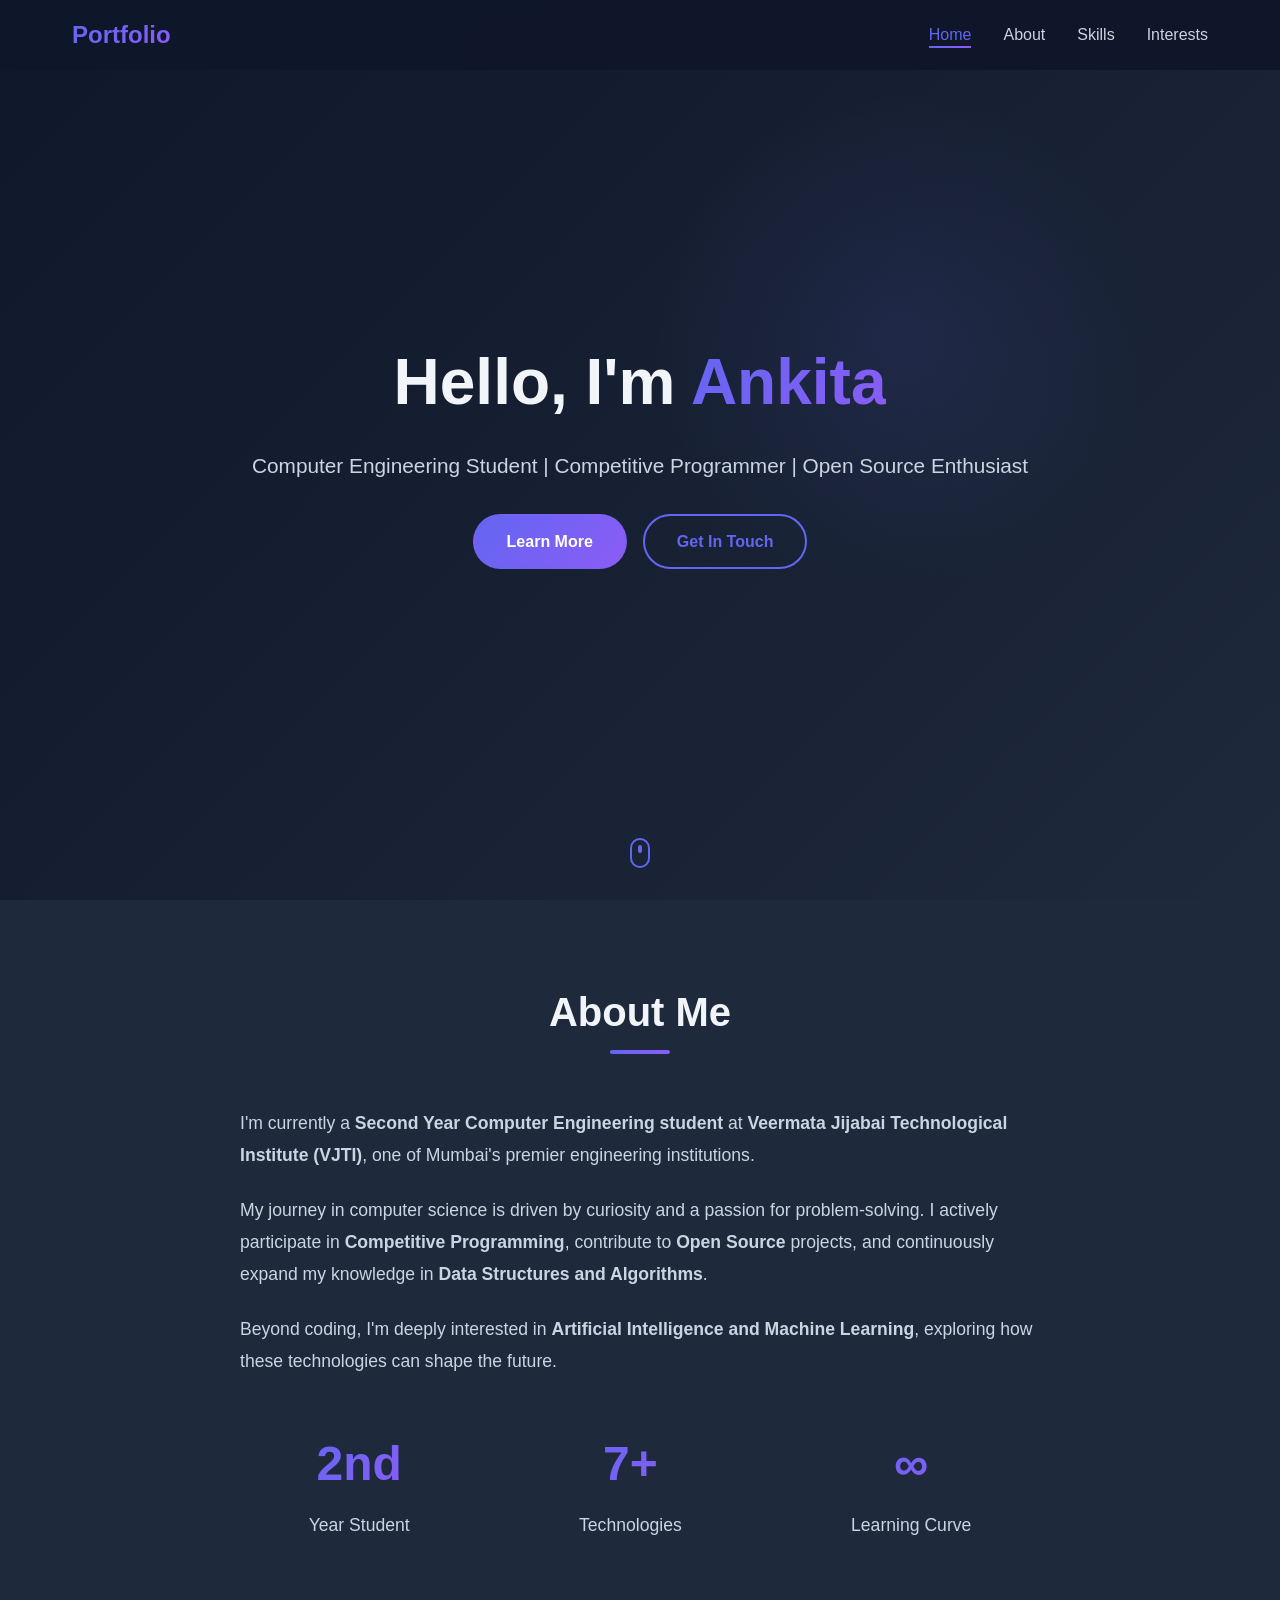
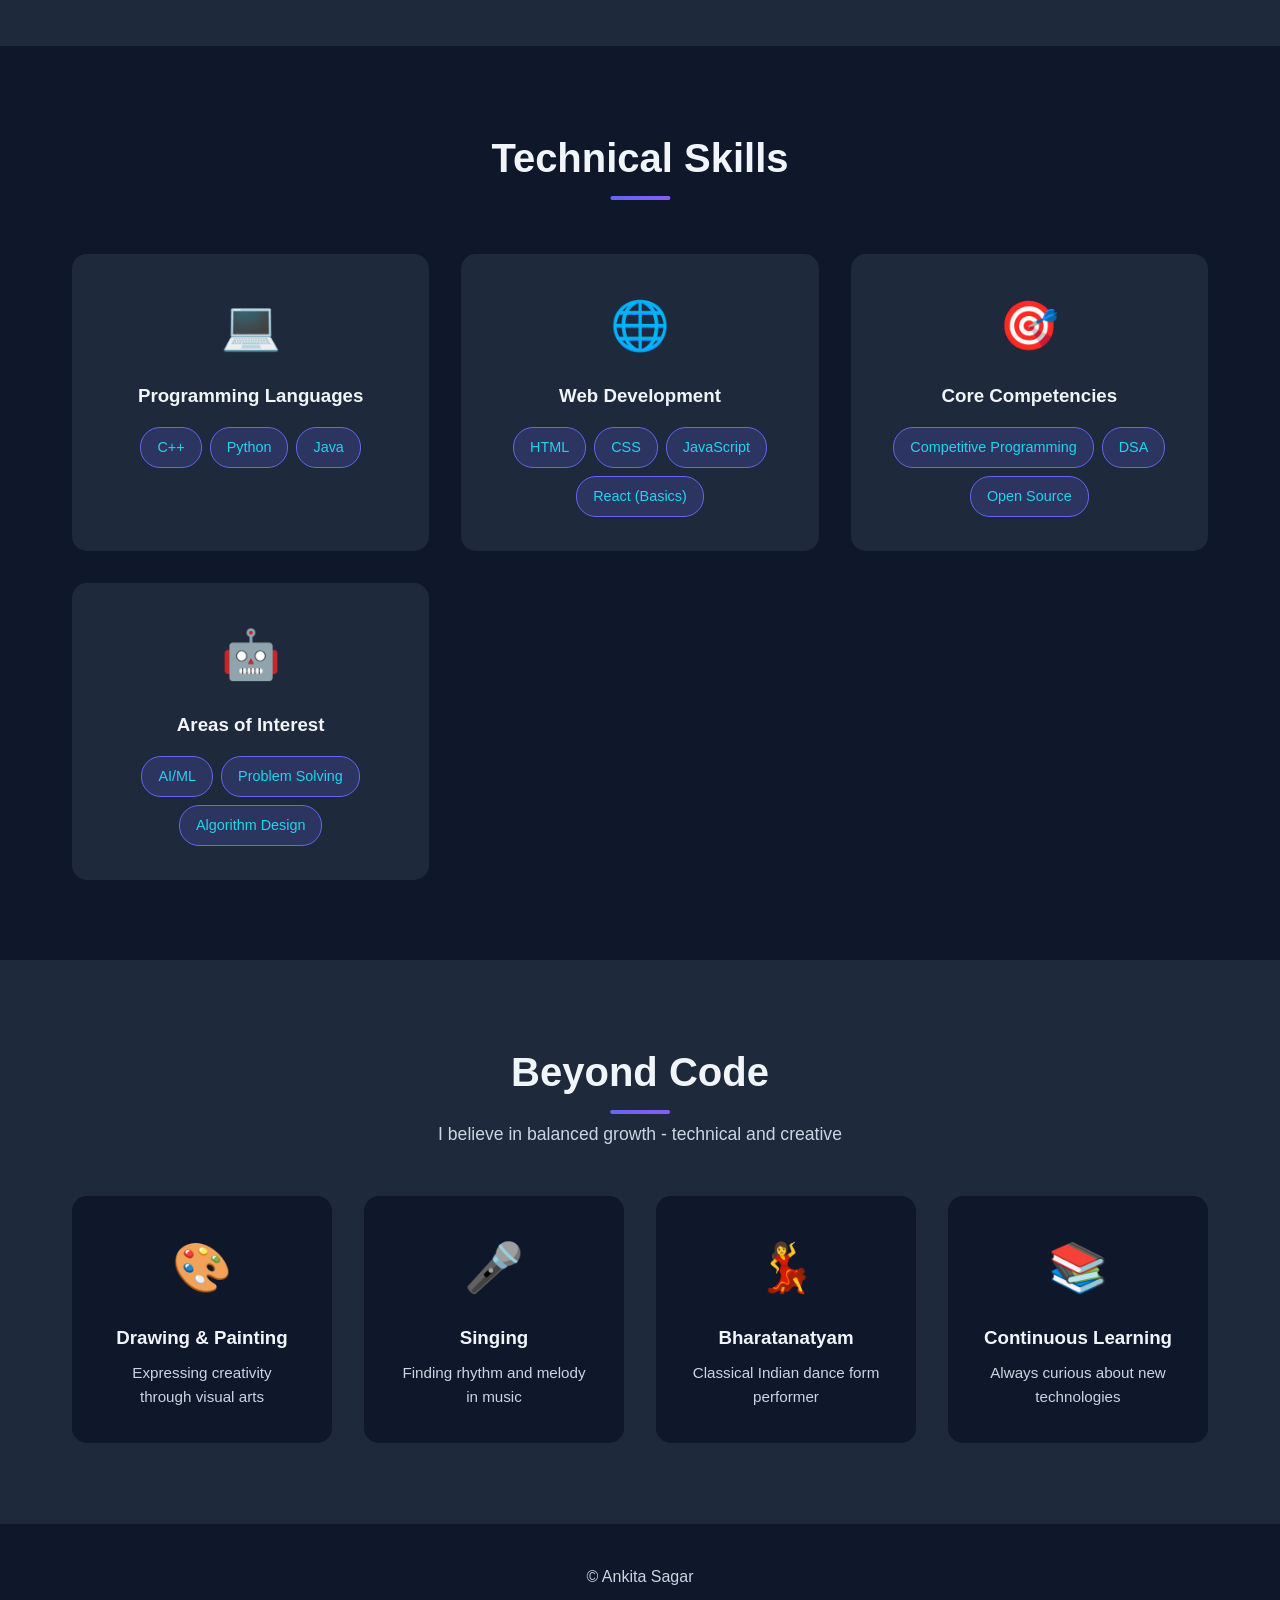
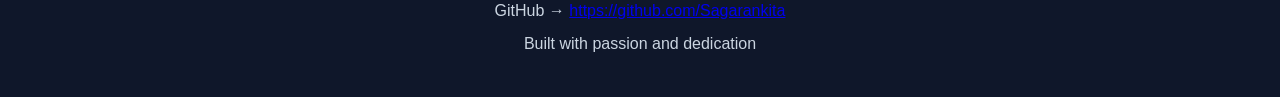
<file: templates/AnkitaSagar/index.html>
<!DOCTYPE html>
<html lang="en">
<head>
    <meta charset="UTF-8">
    <meta name="viewport" content="width=device-width, initial-scale=1.0">
    <title>My Portfolio - Computer Engineering Student</title>
    <link rel="stylesheet" href="styles.css">
</head>
<body>
    <!-- Navigation -->
    <nav class="navbar">
        <div class="container">
            <div class="logo">Portfolio</div>
            <ul class="nav-links">
                <li><a href="#home" class="nav-link active">Home</a></li>
                <li><a href="#about" class="nav-link">About</a></li>
                <li><a href="#skills" class="nav-link">Skills</a></li>
                <li><a href="#interests" class="nav-link">Interests</a></li>
            </ul>
            <div class="hamburger">
                <span></span>
                <span></span>
                <span></span>
            </div>
        </div>
    </nav>

    <!-- Hero Section -->
    <section id="home" class="hero">
        <div class="hero-content">
            <div class="hero-text">
                <h1 class="fade-in">Hello, I'm <span class="highlight">Ankita</span></h1>
                <p class="subtitle fade-in">Computer Engineering Student | Competitive Programmer | Open Source Enthusiast</p>
                <div class="cta-buttons fade-in">
                    <a href="#about" class="btn btn-primary">Learn More</a>
                    <a href="#contact" class="btn btn-secondary">Get In Touch</a>
                </div>
            </div>
        </div>
        <div class="scroll-indicator">
            <span></span>
        </div>
    </section>

    <!-- About Section -->
    <section id="about" class="about">
        <div class="container">
            <h2 class="section-title">About Me</h2>
            <div class="about-content">
                <div class="about-text">
                    <p>I'm currently a <strong>Second Year Computer Engineering student</strong> at <strong>Veermata Jijabai Technological Institute (VJTI)</strong>, one of Mumbai's premier engineering institutions.</p>
                    <p>My journey in computer science is driven by curiosity and a passion for problem-solving. I actively participate in <strong>Competitive Programming</strong>, contribute to <strong>Open Source</strong> projects, and continuously expand my knowledge in <strong>Data Structures and Algorithms</strong>.</p>
                    <p>Beyond coding, I'm deeply interested in <strong>Artificial Intelligence and Machine Learning</strong>, exploring how these technologies can shape the future.</p>
                    <div class="stats">
                        <div class="stat-item">
                            <h3>2nd</h3>
                            <p>Year Student</p>
                        </div>
                        <div class="stat-item">
                            <h3>7+</h3>
                            <p>Technologies</p>
                        </div>
                        <div class="stat-item">
                            <h3>∞</h3>
                            <p>Learning Curve</p>
                        </div>
                    </div>
                </div>
            </div>
        </div>
    </section>

    <!-- Skills Section -->
    <section id="skills" class="skills">
        <div class="container">
            <h2 class="section-title">Technical Skills</h2>
            <div class="skills-grid">
                <div class="skill-card">
                    <div class="skill-icon">💻</div>
                    <h3>Programming Languages</h3>
                    <div class="skill-tags">
                        <span class="tag">C++</span>
                        <span class="tag">Python</span>
                        <span class="tag">Java</span>
                    </div>
                </div>
                <div class="skill-card">
                    <div class="skill-icon">🌐</div>
                    <h3>Web Development</h3>
                    <div class="skill-tags">
                        <span class="tag">HTML</span>
                        <span class="tag">CSS</span>
                        <span class="tag">JavaScript</span>
                        <span class="tag">React (Basics)</span>
                    </div>
                </div>
                <div class="skill-card">
                    <div class="skill-icon">🎯</div>
                    <h3>Core Competencies</h3>
                    <div class="skill-tags">
                        <span class="tag">Competitive Programming</span>
                        <span class="tag">DSA</span>
                        <span class="tag">Open Source</span>
                    </div>
                </div>
                <div class="skill-card">
                    <div class="skill-icon">🤖</div>
                    <h3>Areas of Interest</h3>
                    <div class="skill-tags">
                        <span class="tag">AI/ML</span>
                        <span class="tag">Problem Solving</span>
                        <span class="tag">Algorithm Design</span>
                    </div>
                </div>
            </div>
        </div>
    </section>

    <!-- Interests Section -->
    <section id="interests" class="interests">
        <div class="container">
            <h2 class="section-title">Beyond Code</h2>
            <p class="section-subtitle">I believe in balanced growth - technical and creative</p>
            <div class="interests-grid">
                <div class="interest-card">
                    <div class="interest-icon">🎨</div>
                    <h3>Drawing & Painting</h3>
                    <p>Expressing creativity through visual arts</p>
                </div>
                <div class="interest-card">
                    <div class="interest-icon">🎤</div>
                    <h3>Singing</h3>
                    <p>Finding rhythm and melody in music</p>
                </div>
                <div class="interest-card">
                    <div class="interest-icon">💃</div>
                    <h3>Bharatanatyam</h3>
                    <p>Classical Indian dance form performer</p>
                </div>
                <div class="interest-card">
                    <div class="interest-icon">📚</div>
                    <h3>Continuous Learning</h3>
                    <p>Always curious about new technologies</p>
                </div>
            </div>
        </div>
    </section>

    <!-- Footer -->
    <footer class="footer">
        <div class="container">
            <p>&copy; Ankita Sagar </p>
            <p>GitHub →
  <a href="https://github.com/Sagarankita" target="_blank" rel="noopener noreferrer">
    https://github.com/Sagarankita
  </a>
</p>

            <p>Built with passion and dedication</p>
        </div>
    </footer>

    <script src="script.js"></script>
</body>
</html>
</file>
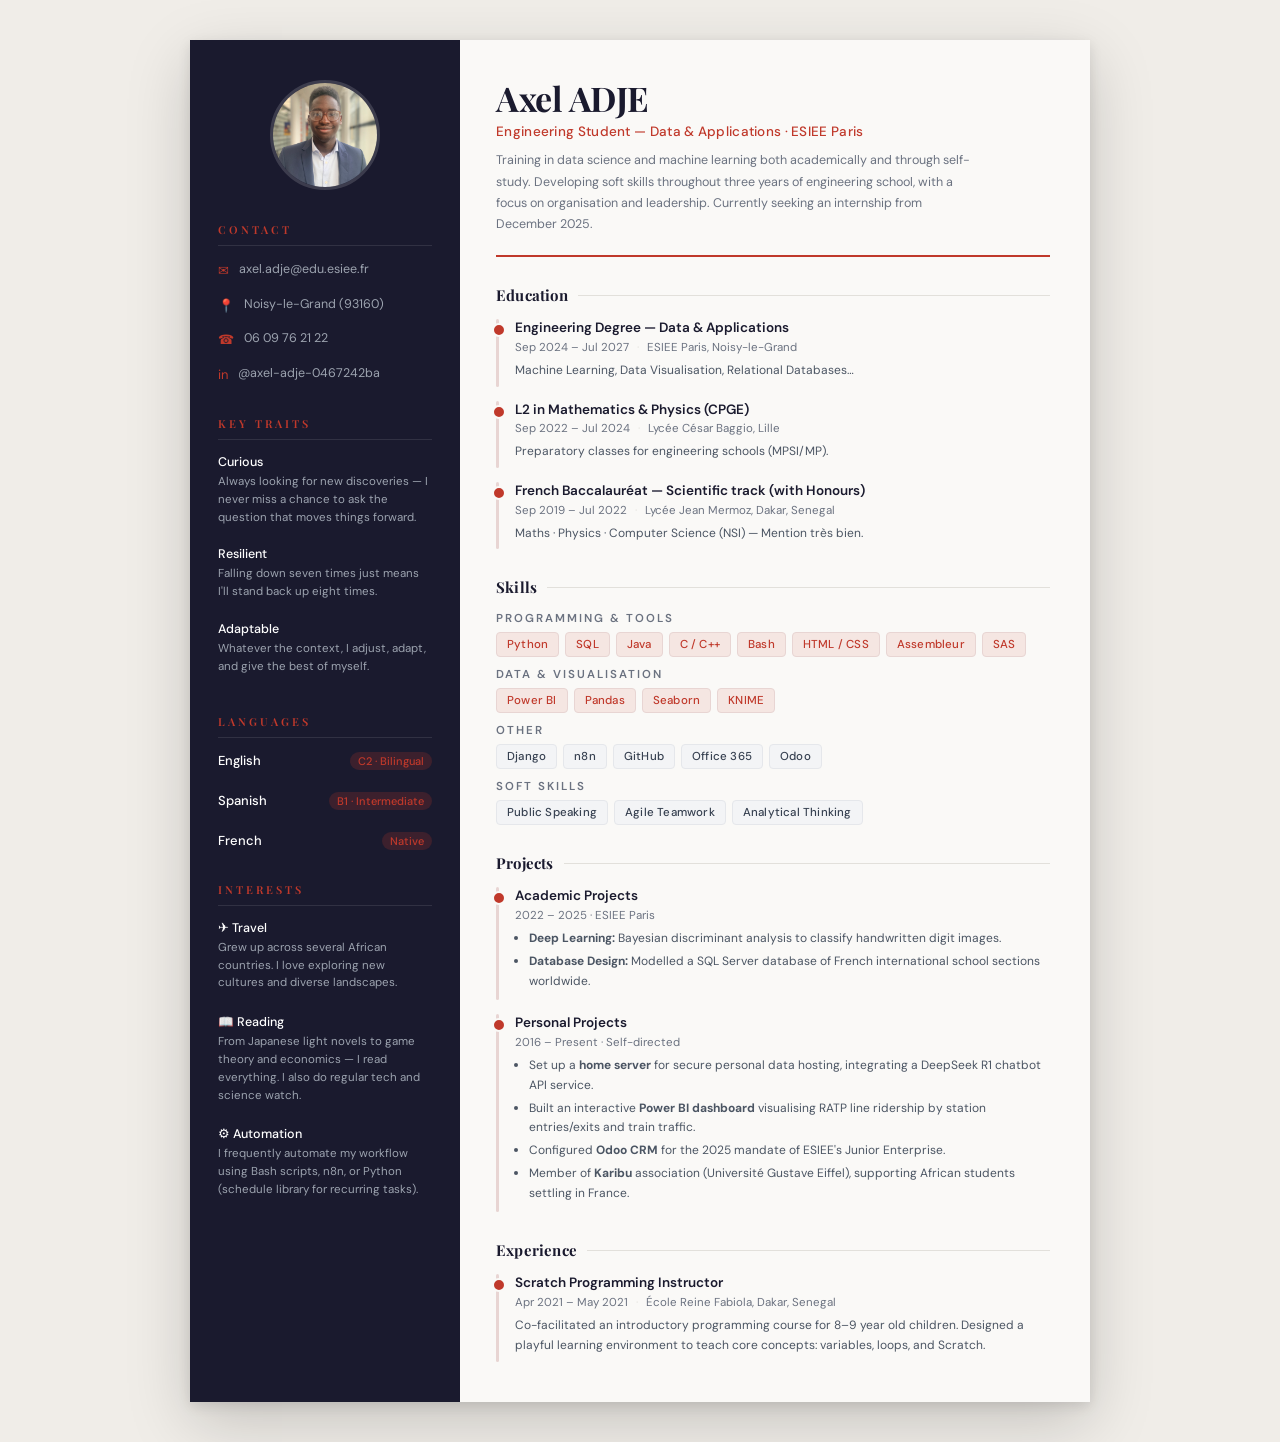
<file: axel_adje_resume.html>
<!DOCTYPE html>
<html lang="en">
<head>
<meta charset="UTF-8">
<meta name="viewport" content="width=device-width, initial-scale=1.0">
<title>Axel ADJE — Resume</title>
<link href="https://fonts.googleapis.com/css2?family=Playfair+Display:wght@400;600;700&family=DM+Sans:wght@300;400;500&display=swap" rel="stylesheet">
<style>
  :root {
    --ink: #1a1a2e;
    --accent: #c0392b;
    --accent-light: #e8d5d3;
    --muted: #6b7280;
    --border: #e2e0db;
    --bg: #faf9f7;
    --sidebar-bg: #1a1a2e;
    --sidebar-text: #e8e6e1;
    --sidebar-muted: #9ca3af;
    --tag-bg: rgba(192,57,43,0.1);
  }

  * { margin: 0; padding: 0; box-sizing: border-box; }

  body {
    font-family: 'DM Sans', sans-serif;
    background: #f0ede8;
    display: flex;
    justify-content: center;
    align-items: flex-start;
    min-height: 100vh;
    padding: 40px 20px;
  }

  .page {
    width: 900px;
    background: var(--bg);
    display: grid;
    grid-template-columns: 270px 1fr;
    box-shadow: 0 20px 60px rgba(0,0,0,0.18), 0 4px 12px rgba(0,0,0,0.1);
  }

  /* ── SIDEBAR ── */
  .sidebar {
    background: var(--sidebar-bg);
    color: var(--sidebar-text);
    padding: 40px 28px;
    display: flex;
    flex-direction: column;
    gap: 32px;
  }

  .photo-wrap {
    display: flex;
    justify-content: center;
  }

  .sidebar-section { display: flex; flex-direction: column; gap: 14px; }

  .sidebar-title {
    font-family: 'Playfair Display', serif;
    font-size: 11px;
    font-weight: 600;
    letter-spacing: 3px;
    text-transform: uppercase;
    color: var(--accent);
    padding-bottom: 8px;
    border-bottom: 1px solid rgba(255,255,255,0.1);
  }

  .contact-item {
    display: flex;
    align-items: flex-start;
    gap: 10px;
    font-size: 12.5px;
    color: var(--sidebar-muted);
    line-height: 1.5;
  }

  .contact-item .icon {
    font-size: 13px;
    margin-top: 1px;
    color: var(--accent);
    flex-shrink: 0;
  }

  .contact-item a { color: var(--sidebar-muted); text-decoration: none; }
  .contact-item a:hover { color: white; }

  .strength-item { margin-bottom: 6px; }
  .strength-name {
    font-size: 12.5px;
    font-weight: 500;
    color: white;
    margin-bottom: 3px;
  }
  .strength-desc {
    font-size: 11.5px;
    color: var(--sidebar-muted);
    line-height: 1.55;
  }

  .lang-item { display: flex; justify-content: space-between; align-items: center; }
  .lang-name { font-size: 13px; font-weight: 500; color: white; }
  .lang-level {
    font-size: 11px;
    color: var(--accent);
    background: rgba(192,57,43,0.2);
    padding: 2px 8px;
    border-radius: 20px;
    font-weight: 500;
  }

  .interest-item { margin-bottom: 8px; }
  .interest-name { font-size: 12.5px; font-weight: 500; color: white; margin-bottom: 3px; }
  .interest-desc { font-size: 11.5px; color: var(--sidebar-muted); line-height: 1.55; }

  /* ── MAIN ── */
  .main {
    padding: 40px 40px 40px 36px;
    display: flex;
    flex-direction: column;
    gap: 28px;
  }

  .name-block { border-bottom: 2px solid var(--accent); padding-bottom: 20px; }

  .name {
    font-family: 'Playfair Display', serif;
    font-size: 34px;
    font-weight: 700;
    color: var(--ink);
    line-height: 1.1;
    letter-spacing: -0.5px;
  }

  .title {
    font-size: 13.5px;
    font-weight: 500;
    color: var(--accent);
    margin-top: 6px;
    letter-spacing: 0.3px;
  }

  .summary {
    font-size: 12.5px;
    color: var(--muted);
    line-height: 1.7;
    margin-top: 10px;
    max-width: 480px;
  }

  /* Section headers */
  .section { display: flex; flex-direction: column; gap: 14px; }

  .section-header {
    display: flex;
    align-items: center;
    gap: 10px;
  }

  .section-header h2 {
    font-family: 'Playfair Display', serif;
    font-size: 15px;
    font-weight: 700;
    color: var(--ink);
    letter-spacing: 0.2px;
  }

  .section-line {
    flex: 1;
    height: 1px;
    background: var(--border);
  }

  /* Timeline entries */
  .entry {
    display: grid;
    grid-template-columns: 3px 1fr;
    gap: 0 16px;
    padding-left: 0;
  }

  .entry-bar {
    background: var(--accent-light);
    border-radius: 2px;
    position: relative;
  }

  .entry-bar::before {
    content: '';
    position: absolute;
    top: 4px;
    left: -4px;
    width: 10px;
    height: 10px;
    border-radius: 50%;
    background: var(--accent);
    border: 2px solid var(--bg);
  }

  .entry-content { padding-bottom: 6px; }

  .entry-title {
    font-size: 13.5px;
    font-weight: 600;
    color: var(--ink);
    line-height: 1.3;
  }

  .entry-meta {
    font-size: 11.5px;
    color: var(--muted);
    margin-top: 3px;
    display: flex;
    gap: 8px;
    flex-wrap: wrap;
    align-items: center;
  }

  .entry-meta .dot { color: var(--border); }

  .entry-desc {
    font-size: 12px;
    color: #4b5563;
    line-height: 1.65;
    margin-top: 6px;
  }

  .entry-desc ul { padding-left: 14px; }
  .entry-desc li { margin-bottom: 3px; }

  /* Skills grid */
  .skills-grid {
    display: flex;
    flex-wrap: wrap;
    gap: 6px;
  }

  .skill-tag {
    font-size: 11.5px;
    font-weight: 500;
    background: var(--tag-bg);
    color: var(--accent);
    padding: 4px 10px;
    border-radius: 4px;
    border: 1px solid var(--accent-light);
    letter-spacing: 0.2px;
  }

  .skill-tag.neutral {
    background: #f3f4f6;
    color: #374151;
    border-color: #e5e7eb;
  }

  .skills-sub-title {
    font-size: 11.5px;
    font-weight: 600;
    color: var(--muted);
    letter-spacing: 2px;
    text-transform: uppercase;
    margin-bottom: 6px;
    margin-top: 10px;
  }
  .skills-sub-title:first-child { margin-top: 0; }

  /* Print */
  @media print {
    body { background: white; padding: 0; }
    .page { box-shadow: none; width: 100%; }
  }
</style>
</head>
<body>
<div class="page">

  <!-- ══ SIDEBAR ══ -->
  <aside class="sidebar">

    <div class="photo-wrap">
      <img src="images/photo adje axel.jpg" alt="Axel ADJE" style="width:110px;height:110px;border-radius:50%;object-fit:cover;border:3px solid rgba(255,255,255,0.15);">
    </div>

    <div class="sidebar-section">
      <div class="sidebar-title">Contact</div>
      <div class="contact-item">
        <span class="icon">✉</span>
        <span>axel.adje@edu.esiee.fr</span>
      </div>
      <div class="contact-item">
        <span class="icon">📍</span>
        <span>Noisy-le-Grand (93160)</span>
      </div>
      <div class="contact-item">
        <span class="icon">☎</span>
        <span>06 09 76 21 22</span>
      </div>
      <div class="contact-item">
        <span class="icon">in</span>
        <a href="#">@axel-adje-0467242ba</a>
      </div>
    </div>

    <div class="sidebar-section">
      <div class="sidebar-title">Key Traits</div>
      <div class="strength-item">
        <div class="strength-name">Curious</div>
        <div class="strength-desc">Always looking for new discoveries — I never miss a chance to ask the question that moves things forward.</div>
      </div>
      <div class="strength-item">
        <div class="strength-name">Resilient</div>
        <div class="strength-desc">Falling down seven times just means I'll stand back up eight times.</div>
      </div>
      <div class="strength-item">
        <div class="strength-name">Adaptable</div>
        <div class="strength-desc">Whatever the context, I adjust, adapt, and give the best of myself.</div>
      </div>
    </div>

    <div class="sidebar-section">
      <div class="sidebar-title">Languages</div>
      <div class="lang-item">
        <span class="lang-name">English</span>
        <span class="lang-level">C2 · Bilingual</span>
      </div>
      <div class="lang-item" style="margin-top:8px">
        <span class="lang-name">Spanish</span>
        <span class="lang-level">B1 · Intermediate</span>
      </div>
      <div class="lang-item" style="margin-top:8px">
        <span class="lang-name">French</span>
        <span class="lang-level">Native</span>
      </div>
    </div>

    <div class="sidebar-section">
      <div class="sidebar-title">Interests</div>
      <div class="interest-item">
        <div class="interest-name">✈ Travel</div>
        <div class="interest-desc">Grew up across several African countries. I love exploring new cultures and diverse landscapes.</div>
      </div>
      <div class="interest-item">
        <div class="interest-name">📖 Reading</div>
        <div class="interest-desc">From Japanese light novels to game theory and economics — I read everything. I also do regular tech and science watch.</div>
      </div>
      <div class="interest-item">
        <div class="interest-name">⚙ Automation</div>
        <div class="interest-desc">I frequently automate my workflow using Bash scripts, n8n, or Python (schedule library for recurring tasks).</div>
      </div>
    </div>

  </aside>

  <!-- ══ MAIN ══ -->
  <main class="main">

    <div class="name-block">
      <div class="name">Axel ADJE</div>
      <div class="title">Engineering Student — Data &amp; Applications · ESIEE Paris</div>
      <p class="summary">
        Training in data science and machine learning both academically and through self-study. Developing soft skills throughout three years of engineering school, with a focus on organisation and leadership. Currently seeking an internship from December 2025.
      </p>
    </div>

    <!-- Education -->
    <div class="section">
      <div class="section-header">
        <h2>Education</h2>
        <div class="section-line"></div>
      </div>

      <div class="entry">
        <div class="entry-bar"></div>
        <div class="entry-content">
          <div class="entry-title">Engineering Degree — Data &amp; Applications</div>
          <div class="entry-meta">
            <span>Sep 2024 – Jul 2027</span>
            <span class="dot">·</span>
            <span>ESIEE Paris, Noisy-le-Grand</span>
          </div>
          <div class="entry-desc">Machine Learning, Data Visualisation, Relational Databases…</div>
        </div>
      </div>

      <div class="entry">
        <div class="entry-bar"></div>
        <div class="entry-content">
          <div class="entry-title">L2 in Mathematics &amp; Physics (CPGE)</div>
          <div class="entry-meta">
            <span>Sep 2022 – Jul 2024</span>
            <span class="dot">·</span>
            <span>Lycée César Baggio, Lille</span>
          </div>
          <div class="entry-desc">Preparatory classes for engineering schools (MPSI/MP).</div>
        </div>
      </div>

      <div class="entry">
        <div class="entry-bar"></div>
        <div class="entry-content">
          <div class="entry-title">French Baccalauréat — Scientific track (with Honours)</div>
          <div class="entry-meta">
            <span>Sep 2019 – Jul 2022</span>
            <span class="dot">·</span>
            <span>Lycée Jean Mermoz, Dakar, Senegal</span>
          </div>
          <div class="entry-desc">Maths · Physics · Computer Science (NSI) — Mention très bien.</div>
        </div>
      </div>
    </div>

    <!-- Skills -->
    <div class="section">
      <div class="section-header">
        <h2>Skills</h2>
        <div class="section-line"></div>
      </div>

      <div>
        <div class="skills-sub-title">Programming &amp; Tools</div>
        <div class="skills-grid">
          <span class="skill-tag">Python</span>
          <span class="skill-tag">SQL</span>
          <span class="skill-tag">Java</span>
          <span class="skill-tag">C / C++</span>
          <span class="skill-tag">Bash</span>
          <span class="skill-tag">HTML / CSS</span>
          <span class="skill-tag">Assembleur</span>
          <span class="skill-tag">SAS</span>
        </div>
        <div class="skills-sub-title">Data &amp; Visualisation</div>
        <div class="skills-grid">
          <span class="skill-tag">Power BI</span>
          <span class="skill-tag">Pandas</span>
          <span class="skill-tag">Seaborn</span>
          <span class="skill-tag">KNIME</span>
        </div>
        <div class="skills-sub-title">Other</div>
        <div class="skills-grid">
          <span class="skill-tag neutral">Django</span>
          <span class="skill-tag neutral">n8n</span>
          <span class="skill-tag neutral">GitHub</span>
          <span class="skill-tag neutral">Office 365</span>
          <span class="skill-tag neutral">Odoo</span>
        </div>
        <div class="skills-sub-title">Soft Skills</div>
        <div class="skills-grid">
          <span class="skill-tag neutral">Public Speaking</span>
          <span class="skill-tag neutral">Agile Teamwork</span>
          <span class="skill-tag neutral">Analytical Thinking</span>
        </div>
      </div>
    </div>

    <!-- Projects -->
    <div class="section">
      <div class="section-header">
        <h2>Projects</h2>
        <div class="section-line"></div>
      </div>

      <div class="entry">
        <div class="entry-bar"></div>
        <div class="entry-content">
          <div class="entry-title">Academic Projects</div>
          <div class="entry-meta"><span>2022 – 2025 · ESIEE Paris</span></div>
          <div class="entry-desc">
            <ul>
              <li><strong>Deep Learning:</strong> Bayesian discriminant analysis to classify handwritten digit images.</li>
              <li><strong>Database Design:</strong> Modelled a SQL Server database of French international school sections worldwide.</li>
            </ul>
          </div>
        </div>
      </div>

      <div class="entry">
        <div class="entry-bar"></div>
        <div class="entry-content">
          <div class="entry-title">Personal Projects</div>
          <div class="entry-meta"><span>2016 – Present · Self-directed</span></div>
          <div class="entry-desc">
            <ul>
              <li>Set up a <strong>home server</strong> for secure personal data hosting, integrating a DeepSeek R1 chatbot API service.</li>
              <li>Built an interactive <strong>Power BI dashboard</strong> visualising RATP line ridership by station entries/exits and train traffic.</li>
              <li>Configured <strong>Odoo CRM</strong> for the 2025 mandate of ESIEE's Junior Enterprise.</li>
              <li>Member of <strong>Karibu</strong> association (Université Gustave Eiffel), supporting African students settling in France.</li>
            </ul>
          </div>
        </div>
      </div>
    </div>

    <!-- Experience -->
    <div class="section">
      <div class="section-header">
        <h2>Experience</h2>
        <div class="section-line"></div>
      </div>

      <div class="entry">
        <div class="entry-bar"></div>
        <div class="entry-content">
          <div class="entry-title">Scratch Programming Instructor</div>
          <div class="entry-meta">
            <span>Apr 2021 – May 2021</span>
            <span class="dot">·</span>
            <span>École Reine Fabiola, Dakar, Senegal</span>
          </div>
          <div class="entry-desc">
            Co-facilitated an introductory programming course for 8–9 year old children. Designed a playful learning environment to teach core concepts: variables, loops, and Scratch.
          </div>
        </div>
      </div>
    </div>

  </main>
</div>
</body>
</html>
</file>
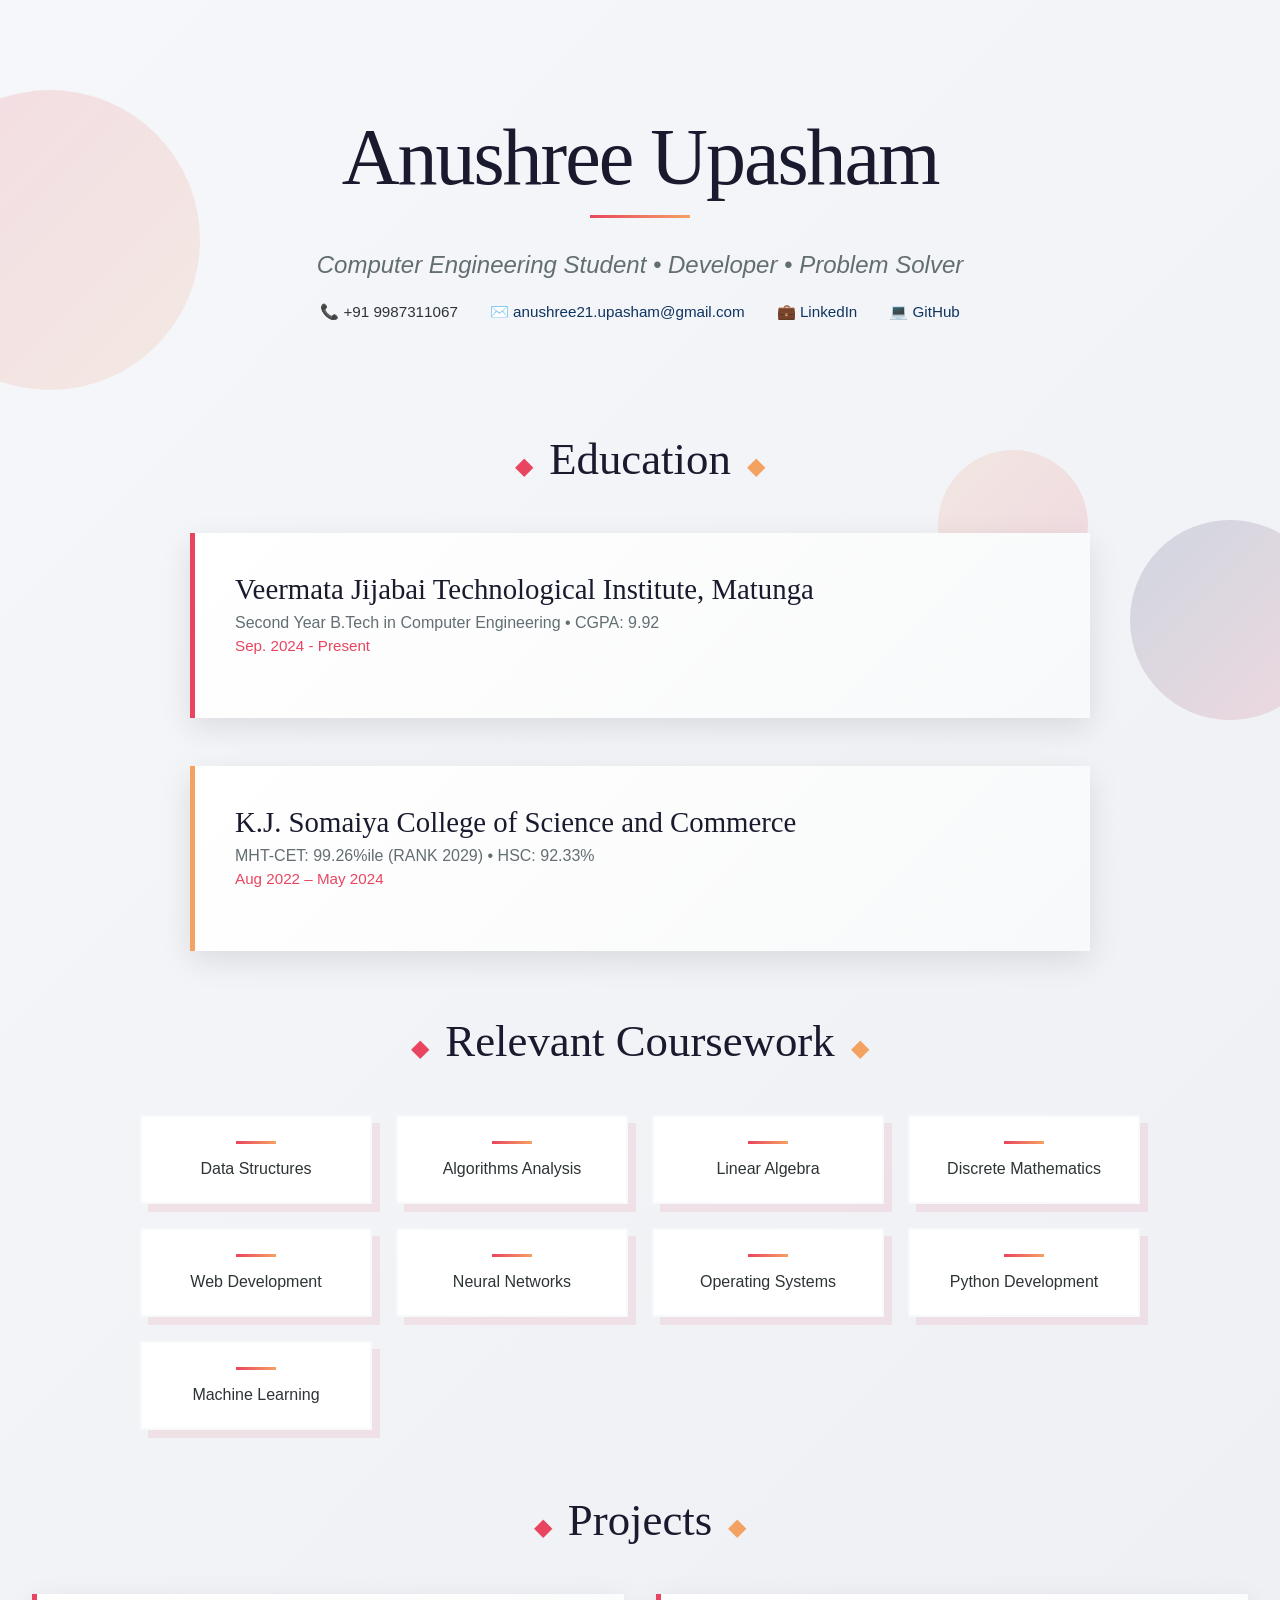
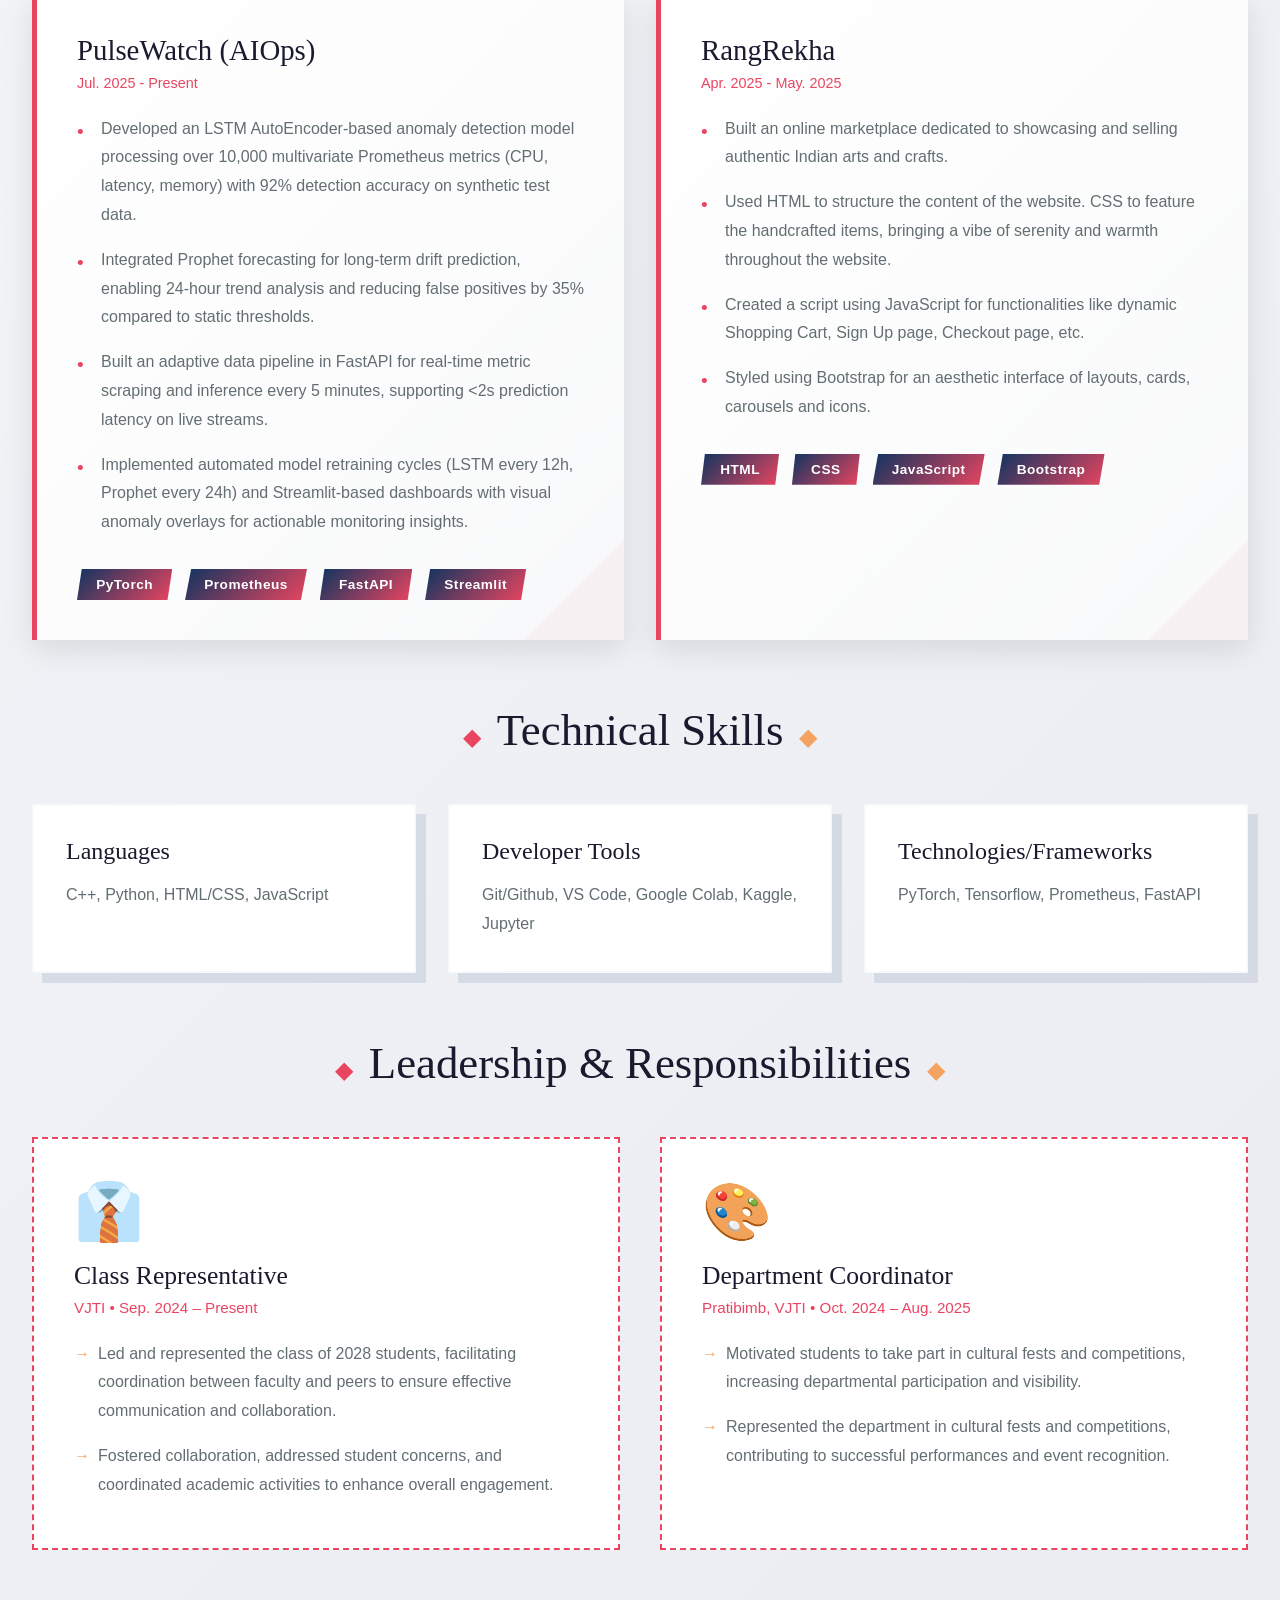
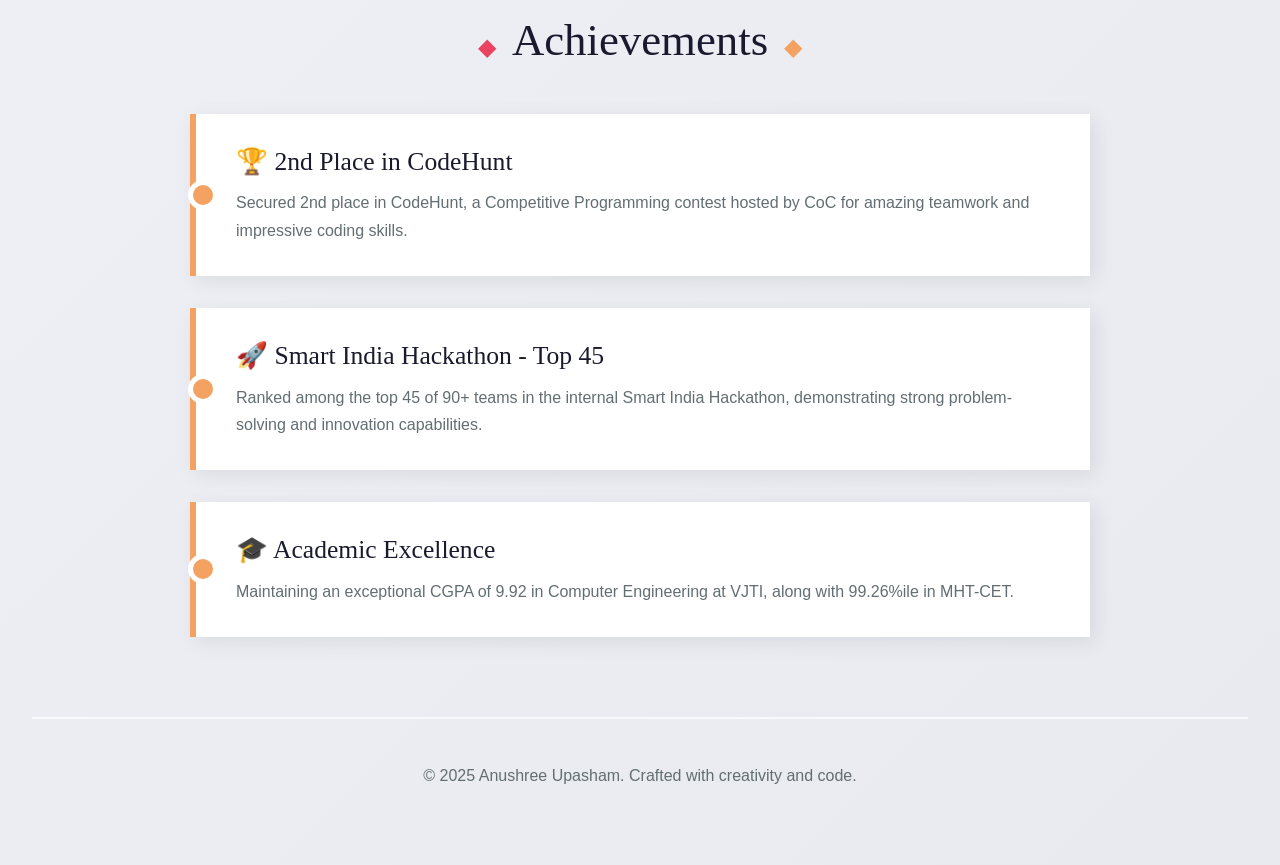
<file: templates/AnushreeUpasham/portfolio.html>
<!DOCTYPE html>
<html lang="en">
<head>
    <meta charset="UTF-8">
    <meta name="viewport" content="width=device-width, initial-scale=1.0">
    <title>Anushree Upasham - Portfolio</title>
    <link rel="stylesheet" href="styles.css"></link>
</head>
<body>
    <div class="bg-art">
        <div class="circle circle1"></div>
        <div class="circle circle2"></div>
        <div class="circle circle3"></div>
    </div>

    <div class="container">
        <header>
            <h1>Anushree Upasham</h1>
            <p class="tagline">Computer Engineering Student • Developer • Problem Solver</p>
            <div class="contact-info">
                <span>📞 +91 9987311067</span>
                <span>✉️ <a href="mailto:anushree21.upasham@gmail.com">anushree21.upasham@gmail.com</a></span>
                <span>💼 <a href="https://linkedin.com/in/anushree-upasham" target="https://www.linkedin.com/in/anushree-upasham">LinkedIn</a></span>
                <span>💻 <a href="https://github.com/annuuxoxo" target="https://github.com/annuuxoxo/">GitHub</a></span>
            </div>
        </header>

        <!-- Education -->
        <h2 class="section-title">Education</h2>
        <div class="education-box">
            <h3>Veermata Jijabai Technological Institute, Matunga</h3>
            <p class="degree">Second Year B.Tech in Computer Engineering • CGPA: 9.92</p>
            <p class="date">Sep. 2024 - Present</p>
        </div>
        <div class="education-box" style="border-left-color: var(--gold);">
            <h3>K.J. Somaiya College of Science and Commerce</h3>
            <p class="degree">MHT-CET: 99.26%ile (RANK 2029) • HSC: 92.33%</p>
            <p class="date">Aug 2022 – May 2024</p>
        </div>

        <!-- Coursework -->
        <h2 class="section-title">Relevant Coursework</h2>
        <div class="coursework-grid">
            <div class="course-card">
                <p>Data Structures</p>
            </div>
            <div class="course-card">
                <p>Algorithms Analysis</p>
            </div>
            <div class="course-card">
                <p>Linear Algebra</p>
            </div>
            <div class="course-card">
                <p>Discrete Mathematics</p>
            </div>
            <div class="course-card">
                <p>Web Development</p>
            </div>
            <div class="course-card">
                <p>Neural Networks</p>
            </div>
            <div class="course-card">
                <p>Operating Systems</p>
            </div>
            <div class="course-card">
                <p>Python Development</p>
            </div>
            <div class="course-card">
                <p>Machine Learning</p>
            </div>
        </div>

        <!-- Projects -->
        <h2 class="section-title">Projects</h2>
        <div class="grid grid-2">
            <div class="project-card">
                <h3>PulseWatch (AIOps)</h3>
                <p class="project-date">Jul. 2025 - Present</p>
                <ul>
                    <li>Developed an LSTM AutoEncoder-based anomaly detection model processing over 10,000 multivariate Prometheus metrics (CPU, latency, memory) with 92% detection accuracy on synthetic test data.</li>
                    <li>Integrated Prophet forecasting for long-term drift prediction, enabling 24-hour trend analysis and reducing false positives by 35% compared to static thresholds.</li>
                    <li>Built an adaptive data pipeline in FastAPI for real-time metric scraping and inference every 5 minutes, supporting <2s prediction latency on live streams.</li>
                    <li>Implemented automated model retraining cycles (LSTM every 12h, Prophet every 24h) and Streamlit-based dashboards with visual anomaly overlays for actionable monitoring insights.</li>
                </ul>
                <div class="tags">
                    <span class="tag">PyTorch</span>
                    <span class="tag">Prometheus</span>
                    <span class="tag">FastAPI</span>
                    <span class="tag">Streamlit</span>
                </div>
            </div>
            <div class="project-card">
                <h3>RangRekha</h3>
                <p class="project-date">Apr. 2025 - May. 2025</p>
                <ul>
                    <li>Built an online marketplace dedicated to showcasing and selling authentic Indian arts and crafts.</li>
                    <li>Used HTML to structure the content of the website. CSS to feature the handcrafted items, bringing a vibe of serenity and warmth throughout the website.</li>
                    <li>Created a script using JavaScript for functionalities like dynamic Shopping Cart, Sign Up page, Checkout page, etc.</li>
                    <li>Styled using Bootstrap for an aesthetic interface of layouts, cards, carousels and icons.</li>
                </ul>
                <div class="tags">
                    <span class="tag">HTML</span>
                    <span class="tag">CSS</span>
                    <span class="tag">JavaScript</span>
                    <span class="tag">Bootstrap</span>
                </div>
            </div>
        </div>

        <!-- Technical Skills -->
        <h2 class="section-title">Technical Skills</h2>
        <div class="skills-grid">
            <div class="skill-card">
                <h3>Languages</h3>
                <p>C++, Python, HTML/CSS, JavaScript</p>
            </div>
            <div class="skill-card">
                <h3>Developer Tools</h3>
                <p>Git/Github, VS Code, Google Colab, Kaggle, Jupyter</p>
            </div>
            <div class="skill-card">
                <h3>Technologies/Frameworks</h3>
                <p>PyTorch, Tensorflow, Prometheus, FastAPI</p>
            </div>
        </div>

        <!-- Responsibilities -->
        <h2 class="section-title">Leadership & Responsibilities</h2>
        <div class="resp-grid">
            <div class="resp-card">
                <div class="resp-icon">👔</div>
                <h3>Class Representative</h3>
                <p class="role-info">VJTI • Sep. 2024 – Present</p>
                <ul>
                    <li>Led and represented the class of 2028 students, facilitating coordination between faculty and peers to ensure effective communication and collaboration.</li>
                    <li>Fostered collaboration, addressed student concerns, and coordinated academic activities to enhance overall engagement.</li>
                </ul>
            </div>
            <div class="resp-card">
                <div class="resp-icon">🎨</div>
                <h3>Department Coordinator</h3>
                <p class="role-info">Pratibimb, VJTI • Oct. 2024 – Aug. 2025</p>
                <ul>
                    <li>Motivated students to take part in cultural fests and competitions, increasing departmental participation and visibility.</li>
                    <li>Represented the department in cultural fests and competitions, contributing to successful performances and event recognition.</li>
                </ul>
            </div>
        </div>

        <!-- Achievements -->
        <h2 class="section-title">Achievements</h2>
        <div class="achievement-list">
            <div class="achievement">
                <h3>🏆 2nd Place in CodeHunt</h3>
                <p>Secured 2nd place in CodeHunt, a Competitive Programming contest hosted by CoC for amazing teamwork and impressive coding skills.</p>
            </div>
            <div class="achievement">
                <h3>🚀 Smart India Hackathon - Top 45</h3>
                <p>Ranked among the top 45 of 90+ teams in the internal Smart India Hackathon, demonstrating strong problem-solving and innovation capabilities.</p>
            </div>
            <div class="achievement">
                <h3>🎓 Academic Excellence</h3>
                <p>Maintaining an exceptional CGPA of 9.92 in Computer Engineering at VJTI, along with 99.26%ile in MHT-CET.</p>
            </div>
        </div>

        <footer>
            <p>© 2025 Anushree Upasham. Crafted with creativity and code.</p>
        </footer>
    </div>
</body>
</html>
</file>
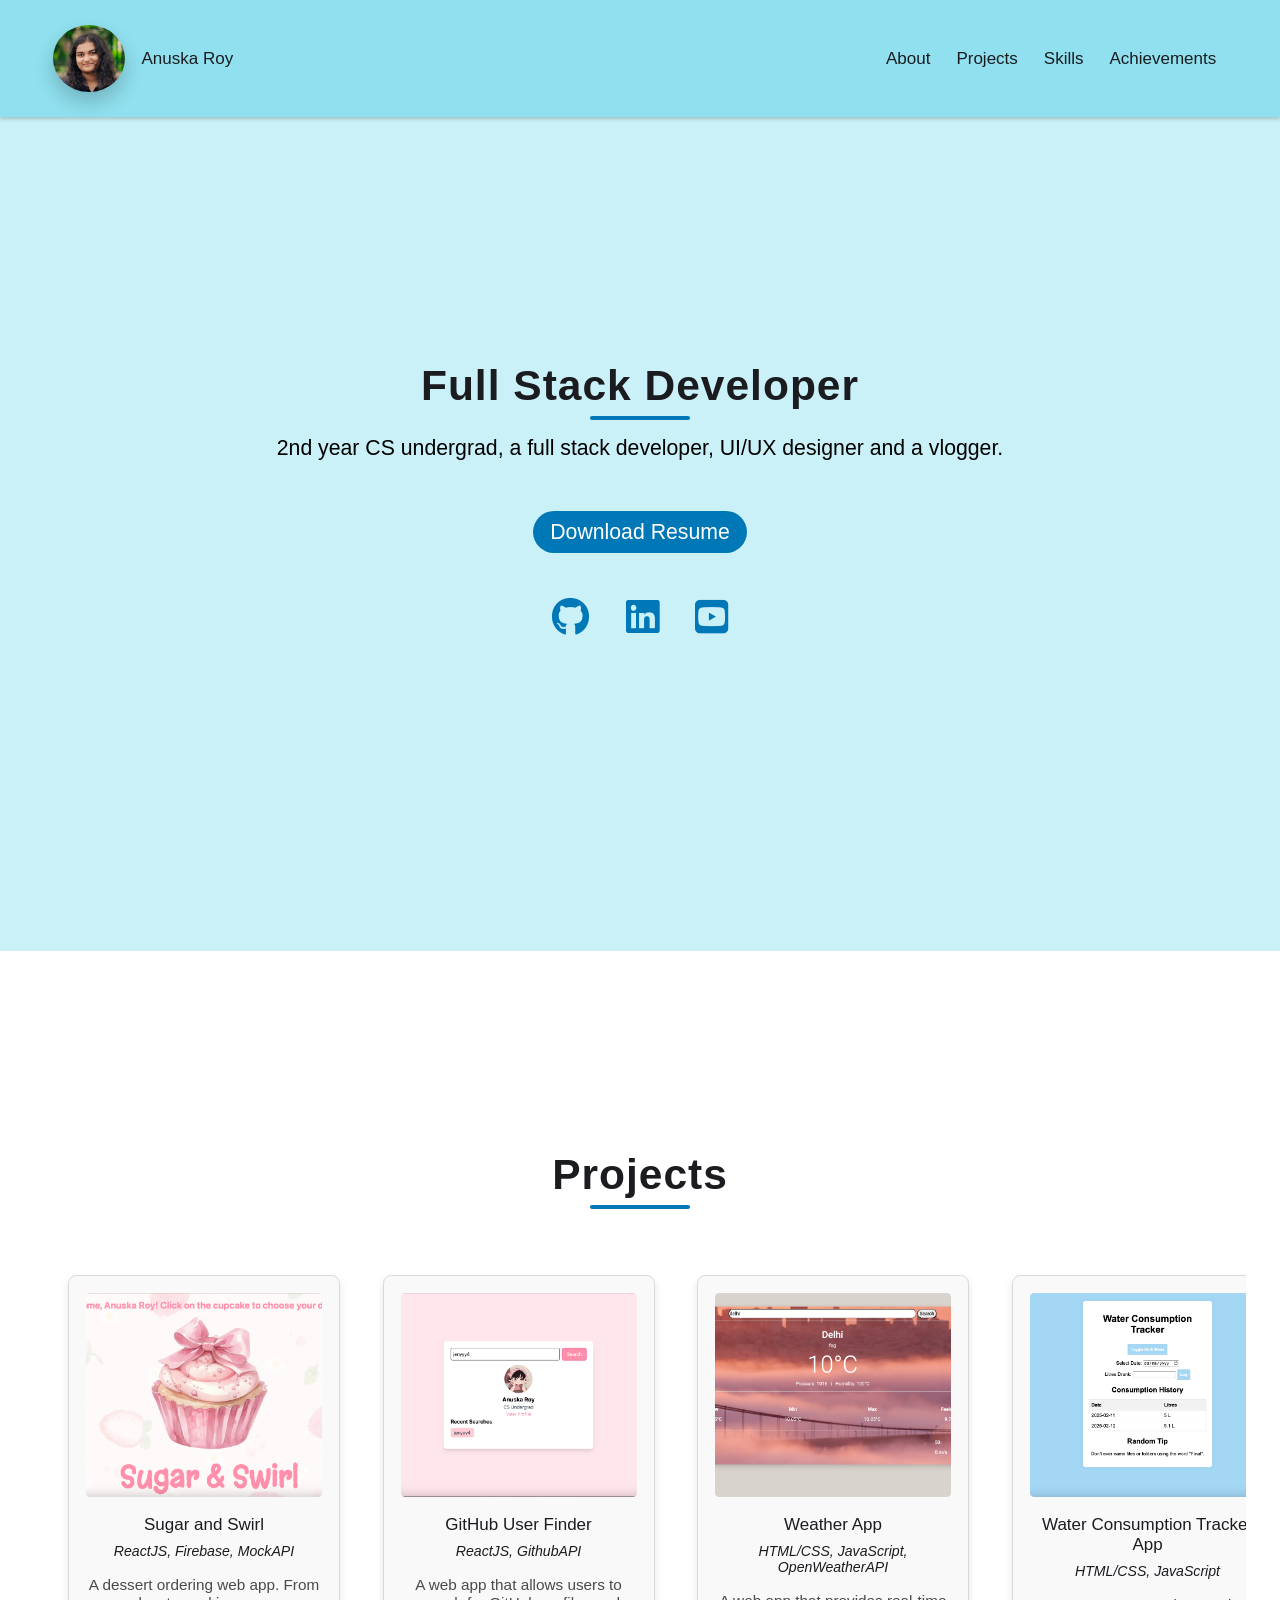
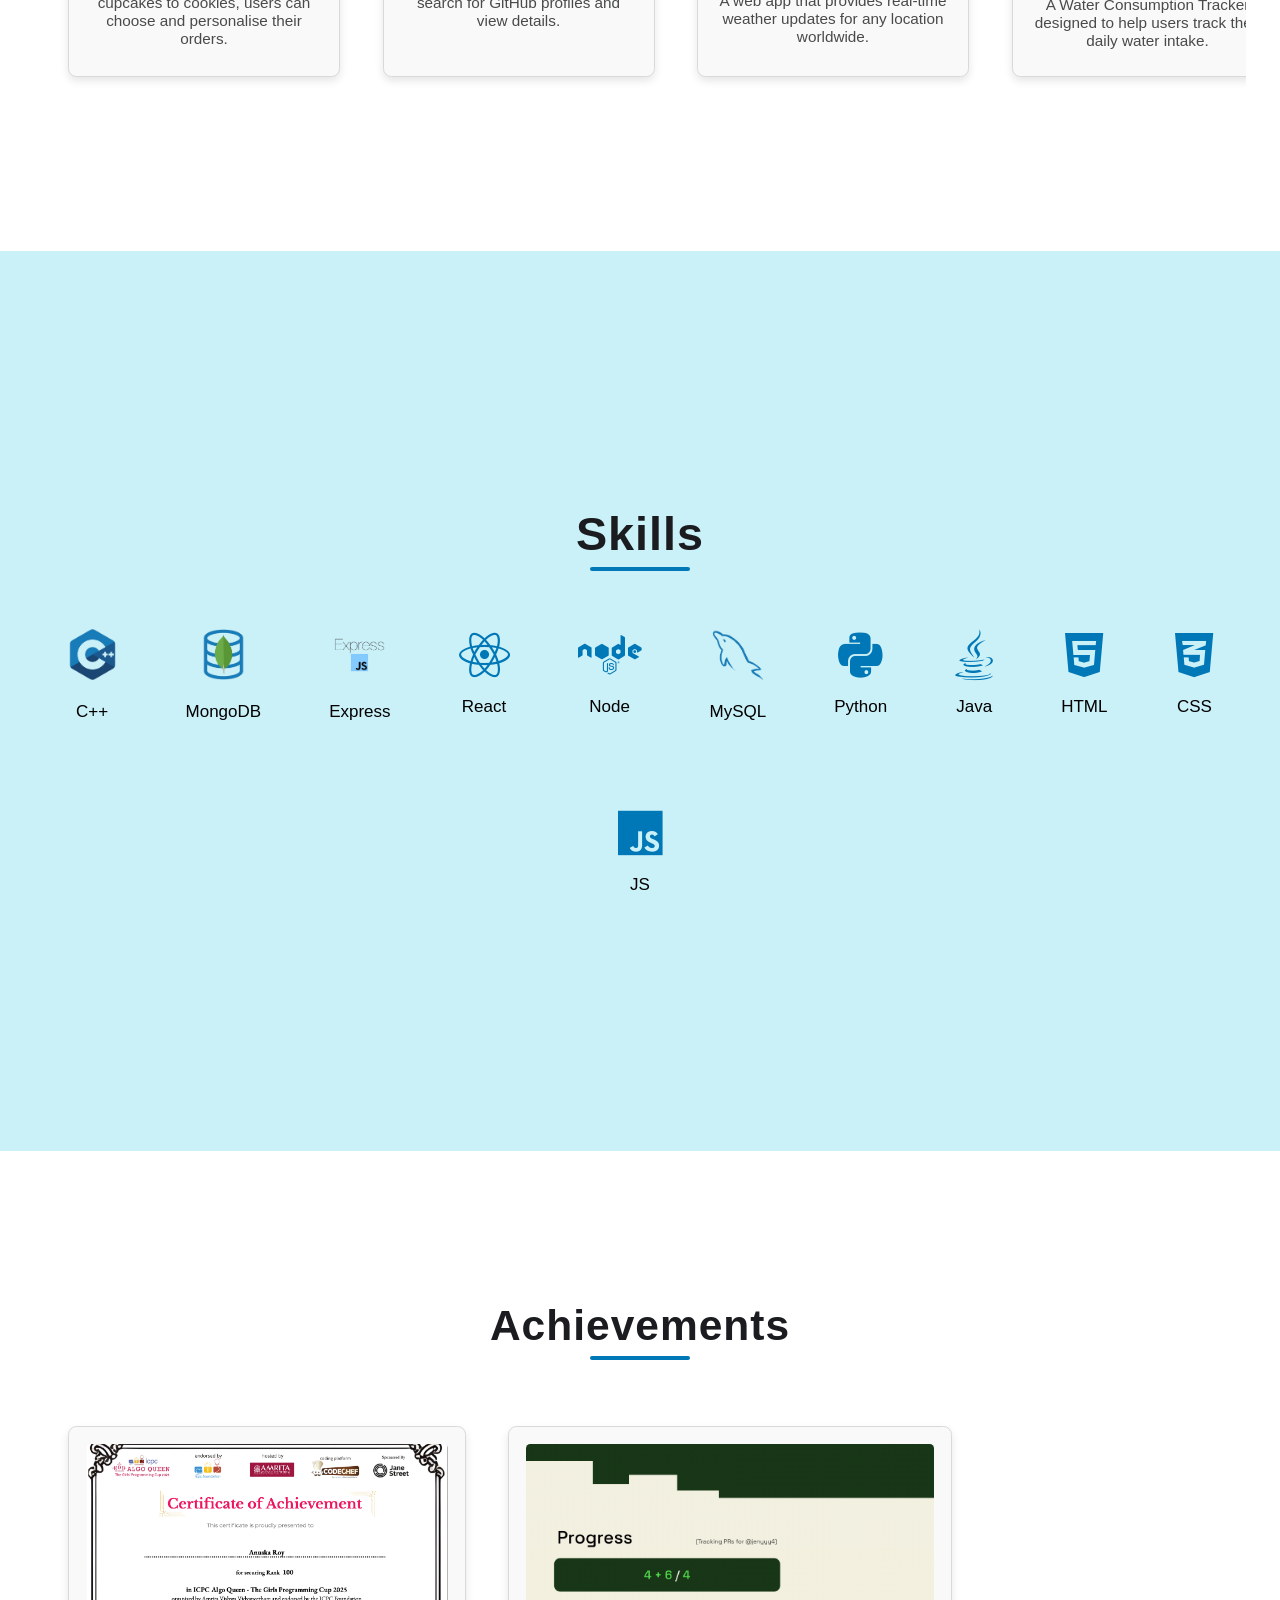
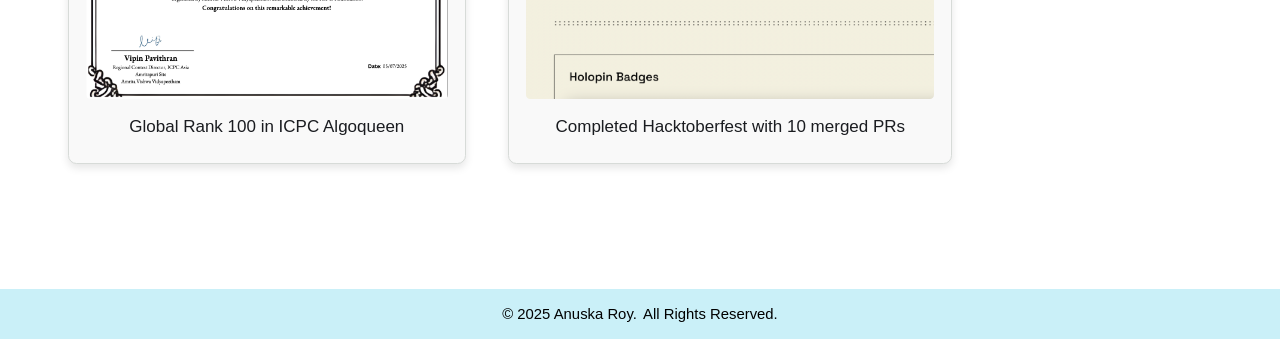
<file: templates/AnuskaRoy/AnuskaRoy.html>
<!DOCTYPE html>
<html lang="en">
<head>
    <meta charset="UTF-8">
    <meta name="viewport" content="width=device-width, initial-scale=1.0">
    <meta name="name" content="Anuska Roy" />
    <meta name="github" content="https://github.com/jenyyy4" />
    <meta name="linkedin" content="https://linkedin.com/in/anuskaroy4" />
    <title>Anuska Roy Portfolio</title>
    <link rel="stylesheet" href="AnuskaRoy.css"></link>
    <link rel="stylesheet" href="https://cdnjs.cloudflare.com/ajax/libs/font-awesome/6.7.1/css/all.min.css" integrity="sha512-5Hs3dF2AEPkpNAR7UiOHba+lRSJNeM2ECkwxUIxC1Q/FLycGTbNapWXB4tP889k5T5Ju8fs4b1P5z/iB4nMfSQ==" crossorigin="anonymous" referrerpolicy="no-referrer" />
</head>
<body>
    <header>
        <nav>
            <div class="left">
                <a class="headshot" href="#about-section">
                    <img src="images/headshot.jpg" alt="headshot">
                </a>
                <a href="#about-section">Anuska Roy</a>
            </div>
            <div class="right">
                <a href="#about-section">About</a>
                <a href="#projects-section">Projects</a>
                <a href="#skills-section">Skills</a>
                <a href="#achievements-section">Achievements</a>
            </div>
        </nav>
    </header>
    <section id="about-section">
        <h2>Full Stack Developer</h2>
        <div class="bio">
            <p>
                2nd year CS undergrad, a full stack developer, UI/UX designer and a vlogger.<br><br>
            </p>
        </div>
        <div class="resume">
            <a href="Resume.pdf" download class="resume-btn">Download Resume</a>
        </div>
        <div class="social-links">
            <a href="https://github.com/jenyyy4" target="_blank">
                <i class="fa-brands fa-github"></i>
            </a>
            <a href="https://www.linkedin.com/in/anuskaroy4/" target="_blank">
                <i class="fa-brands fa-linkedin"></i>
            </a>
            <a href="https://www.youtube.com/@anuskaroy4" target="_blank">
                <i class="fa-brands fa-square-youtube"></i>
            </a>
        </div>
    </section>

    <div class="divider"></div>

    <section id="projects-section">
        <h2>Projects</h2>
        <div class="projects-scroll-container">
            <a href="https://github.com/jenyyy4/sugar-and-swirl" target="_blank" class="project-box">
                <img src="images/sugarandswirl.png" alt="Sugar & Swirl">
                <h4>Sugar and Swirl</h4>
                <h5><em>ReactJS, Firebase, MockAPI</em></h5>
                <p>
                    A dessert ordering web app. From cupcakes to cookies, users can choose and personalise their orders.
                </p>
            </a>
            <a href="https://github.com/jenyyy4/github-user-finder" target="_blank" class="project-box">
                <img src="images/githubfinder.png" alt="GitHub User Finder">
                <h4>GitHub User Finder</h4>
                <h5><em>ReactJS, GithubAPI</em></h5>
                <p>
                    A web app that allows users to search for GitHub profiles and view details.
                </p>
            </a>
            <a href="https://github.com/jenyyy4/weather-app" target="_blank" class="project-box">
                <img src="images/weatherapp.png" alt="Weather App">
                <h4>Weather App</h4>
                <h5><em>HTML/CSS, JavaScript, OpenWeatherAPI</em></h5>
                <p>
                    A web app that provides real-time weather updates for any location worldwide.
                </p>
            </a>
            <a href="https://github.com/jenyyy4/water-consumption-tracker" target="_blank" class="project-box">
                <img src="images/water-tracker.png" alt="Water Tracker App">
                <h4>Water Consumption Tracker App</h4>
                <h5><em>HTML/CSS, JavaScript</em></h5>
                <p>
                    A Water Consumption Tracker designed to help users track their daily water intake.
                </p>
            </a>
            <a href="https://github.com/jenyyy4/tic-tac-toe-game" target="_blank" class="project-box">
                <img src="images/tictactoe.png" alt="Tic Tac Toe Game">
                <h4>Tic Tac Toe Game</h4>
                <h5><em>HTML/CSS, JavaScript</em></h5>
                <p>
                    A Tic Tac Toe web game for two players.
                </p>
            </a>
            <a href="https://github.com/jenyyy4/stone-paper-scissors-game" target="_blank" class="project-box">
                <img src="images/stonepaperscissors.png" alt="Stone Paper Scissors Game">
                <h4>Stone Paper Scissors Game</h4>
                <h5><em>HTML/CSS, JavaScript</em></h5>
                <p>
                    A Stone Paper Scissors web game against computer.
                </p>
            </a>
            <!-- <a href="https://github.com/jenyyy4/AMAZON-CLONE" target="_blank" class="project-box">
                <img src="images/amazon.png" alt="AMAZON Frontend Clone">
                <h4>AMAZON Frontend Clone</h4>
                <h5><em>HTML/CSS</em></h5>
                <p>
                    A frontend clone of Amazon's homepage, replicating the layout and design of the original site.
                </p>
            </a> -->
            <!-- <a href="https://github.com/jenyyy4/readaholic" target="_blank" class="project-box">
                <img src="images/readaholic.png" alt="Readaholic">
                <h4>Readaholic</h4>
                <h5><em>HTML/CSS, JavaScript</em></h5>
                <p>
                    Readaholic is a web app that recommends you books to read and stores your choices in a library organizer.
                </p>
            </a> -->
            <!-- <a href="https://github.com/jenyyy4/news-and-dictionary-app" target="_blank" class="project-box">
                <img src="images/news.png" alt="News">
                <h4>News and Dictionary</h4>
                <h5><em>HTML/CSS, JavaScript</em></h5>
                <p>
                    An app that provides you with the latest news keeping you updated with the world. It also contains a dictionary feature, which helps you to quickly search the meaning of a word you haven't heard of.
                </p>
            </a> -->
            <!-- <a href="https://github.com/jenyyy4/cooking-game" target="_blank" class="project-box">
                <img src="images/cooking-game.png" alt="Cooking Game">
                <h4>Cooking Game</h4>
                <h5><em>HTML/CSS, Javascript</em></h5>
                <p>
                    A goofy cooking game.
                </p>
            </a> -->
        </div>
    </section>    

    <div class="divider"></div>

    <section id="skills-section">
        <h2>Skills</h2>
        <div class="skills-container">
            <div class="skill">
                <img src="images/cpp.png" id="skill-img"></img>
                <p>C++</p>
            </div>
            <div class="skill">
                <img src="images/mongodb.png" id="skill-img"></img>
                <p>MongoDB</p>
            </div>
            <div class="skill">
                <img src="images/express.png" id="skill-img"></img>
                <p>Express</p>
            </div>
            <div class="skill">
                <i class="fa-brands fa-react"></i>
                <p>React</p>
            </div>
            <div class="skill">
                <i class="fa-brands fa-node"></i>
                <p>Node</p>
            </div>
            <div class="skill">
                <img src="images/mysql.png" id="skill-img"></img>
                <p>MySQL</p>
            </div>
            <div class="skill">
                <i class="fa-brands fa-python"></i>
                <p>Python</p>
            </div>
            <div class="skill">
                <i class="fa-brands fa-java"></i>
                <p>Java</p>
            </div>
            <div class="skill">
                <i class="fa-brands fa-html5"></i>
                <p>HTML</p>
            </div>
            <div class="skill">
                <i class="fa-brands fa-css3-alt"></i>
                <p>CSS</p>
            </div>
            <div class="skill">
                <i class="fa-brands fa-js"></i>
                <p>JS</p>
            </div>
        </div>
    </section>

    <section id="achievements-section">
        <h2>Achievements</h2>

        <div class="achievements-scroll-container">
            <a href="https://drive.google.com/file/d/1mk9mVaw438xHLjP1s9sAYIZAVBUuTAFQ/view?usp=sharing" target="_blank" class="achievement-box">
                <img src="images/algoqueen.png" alt="Algoqueen">
                <h4>Global Rank 100 in ICPC Algoqueen</h4>
            </a>
            <a href="https://drive.google.com/file/d/1qVginmmlyELK-4ybACvW_xJY_eoYVw-3/view?usp=sharing" target="_blank" class="achievement-box">
                <img src="images/hacktober.png" alt="Hacktober">
                <h4>Completed Hacktoberfest with 10 merged PRs</h4>
            </a>
        </div>
    </section>

    <div class="divider"></div>
    
    <!-- <section id="leave-message-section">
        <h2>Leave a Message!</h2>
        <p>coming soon :)</p>
    </section> -->
</body>
<footer>
    <p>&copy; 2025 Anuska Roy.&thinsp; All Rights Reserved.</p>
</footer>
</html>
</file>
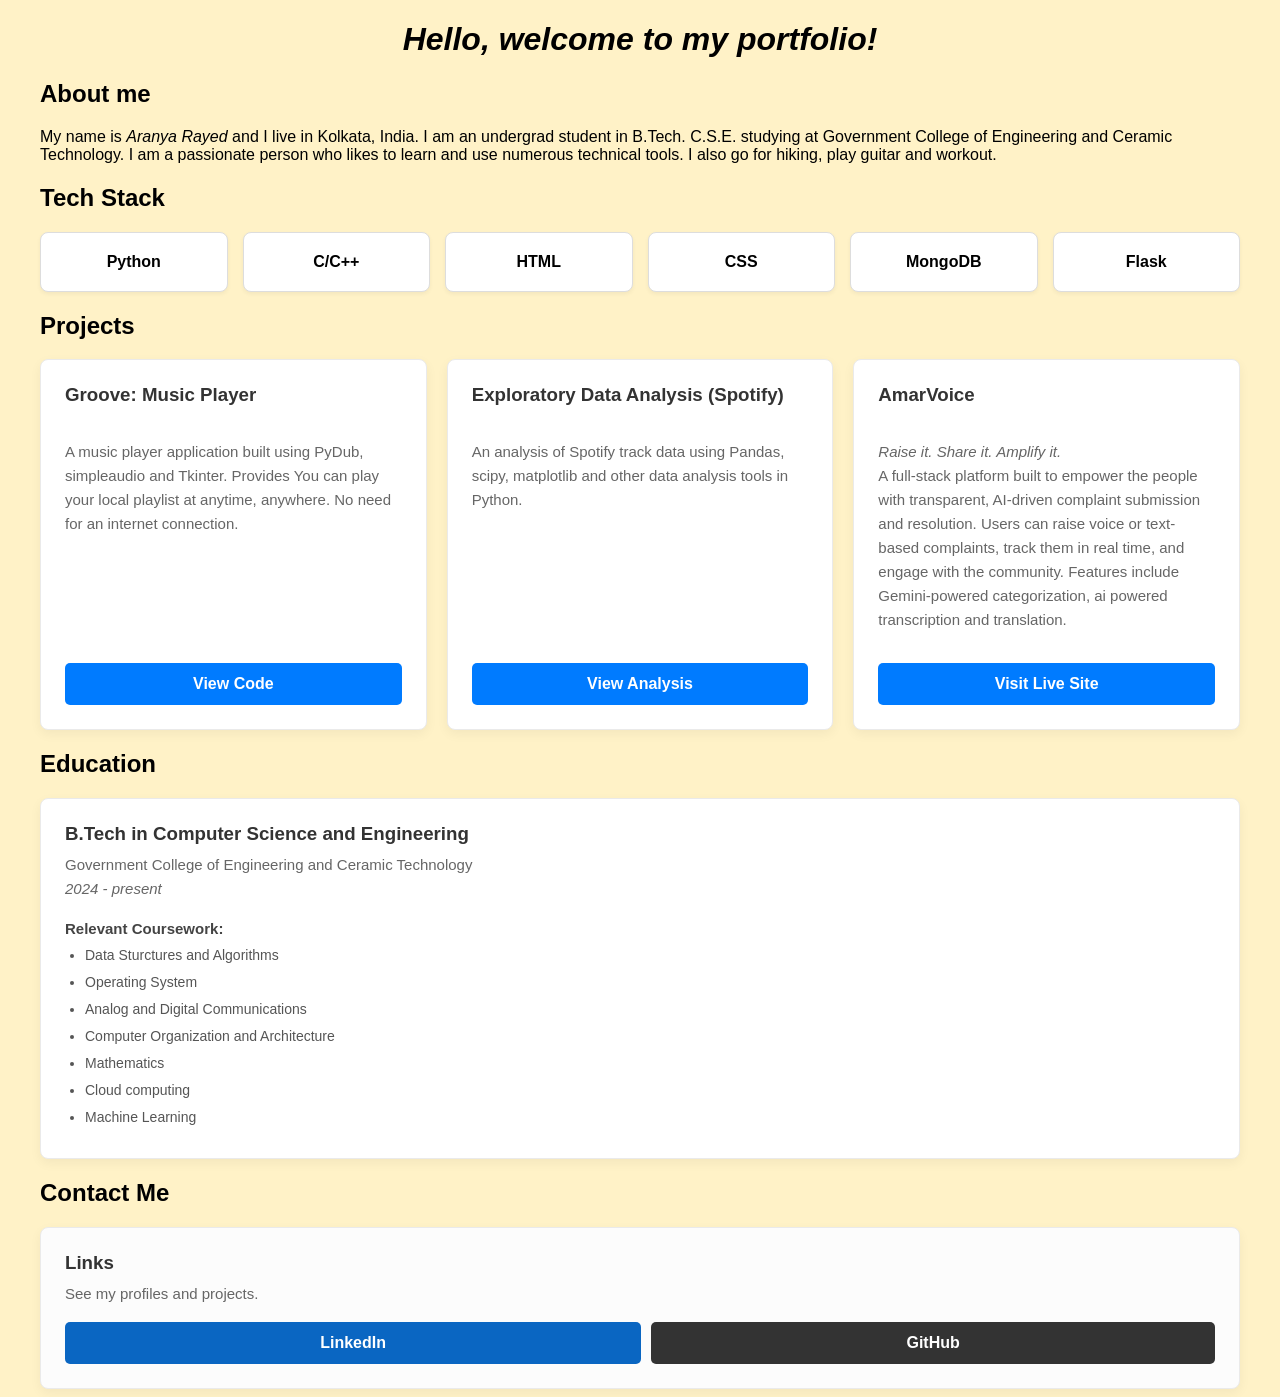
<file: templates/AranyaRayed/AranyaRayed.html>
<!DOCTYPE html>
<html lang="en">
<head>
    <meta charset="UTF-8">
    <meta name="viewport" content="width=device-width, initial-scale=1.0">
    <meta name="name" content="Aranya Rayed" />
    <meta name="github" content="https://github.com/Abotishere" />
    <meta name="linkedin" content="https://linkedin.com/in/aranyarayed" />
    <title>Aranya Rayed</title>
    <link rel="stylesheet" href="AranyaRayed.css">
</head>
<body>
    <div class="container">
        <h1>Hello, welcome to my portfolio!</h1>

        <h2>About me</h2>
        <p>
            My name is <em>Aranya Rayed</em> and I live in Kolkata, India.
            I am an undergrad student in B.Tech. C.S.E. studying at
            Government College of Engineering and Ceramic Technology.
            I am a passionate person who likes to learn and use numerous
            technical tools. I also go for hiking, play guitar and workout.
        </p>

        <h2>Tech Stack</h2>
        <div class="tech-grid">
            <div class="tech-card">
                <p>Python</p>
            </div>
            <div class="tech-card">
                <p>C/C++</p>
            </div>
            <div class="tech-card">
                <p>HTML</p>
            </div>
            <div class="tech-card">
                <p>CSS</p>
            </div>
            <div class="tech-card">
                <p>MongoDB</p>
            </div>
            <div class="tech-card">
                <p>Flask</p>
            </div>
        </div>
        
        <h2>Projects</h2>
        <div class="project-grid">
            <div class="project-card">
                <h3>Groove: Music Player</h3>
                <p>A music player application built using PyDub, simpleaudio and Tkinter.
                    Provides 
                    You can play your local playlist at anytime, anywhere. No need for an
                    internet connection.
                </p>
                <a href="https://github.com/Abotishere/Groove" target="_blank">View Code</a>
            </div>

            <div class="project-card">
                <h3>Exploratory Data Analysis (Spotify)</h3>
                <p>An analysis of Spotify track data using Pandas, scipy, matplotlib and other
                    data analysis tools in Python.
                </p>
                <a href="https://github.com/Abotishere/Spotify-Tracks-Analysis" target="_blank">View Analysis</a>
            </div>

            <div class="project-card">
                <h3>AmarVoice</h3>
                <p><em>Raise it. Share it. Amplify it.</em><br>
                    A full-stack platform built to empower the people with transparent,
                    AI-driven complaint submission and resolution. Users can raise voice
                    or text-based complaints, track them in real time, and engage with the
                    community. Features include Gemini-powered categorization, ai powered
                    transcription and translation.
                </p>
                <a href="https://amar-voice.vercel.app" target="_blank">Visit Live Site</a>
            </div>
        </div>

        <h2>Education</h2>
        <div class="education-grid">
            <div class="education-card">
                <h3>B.Tech in Computer Science and Engineering</h3>
                <p>
                    Government College of Engineering and Ceramic Technology<br>
                    <em>2024 - present</em><br>
                    <strong>Relevant Coursework:</strong>
                </p>
                <ul>
                    <li>Data Sturctures and Algorithms</li>
                    <li>Operating System</li>
                    <li>Analog and Digital Communications</li>
                    <li>Computer Organization and Architecture</li>
                    <li>Mathematics</li>
                    <li>Cloud computing</li>
                    <li>Machine Learning</li>
                </ul>
            </div>
        </div>

        <h2>Contact Me</h2>
        <div class="contact-grid">
            <div class="contact-card">
                <h3>Links</h3>
                <p>See my profiles and projects.</p>
                <div class="social-links">
                    <a href="https://www.linkedin.com/in/aranyarayed" class="btn-social linkedin">
                        LinkedIn</a>
                    <a href="https://github.com/Abotishere" class="btn-social github">
                        GitHub</a>
                </div>
            </div>
        </div>
    </div>
</body>
</html>
</file>
<file: templates/AnkitaSagar/styles.css>
/* Reset and Base Styles */
* {
    margin: 0;
    padding: 0;
    box-sizing: border-box;
}

:root {
    --primary-color: #6366f1;
    --secondary-color: #8b5cf6;
    --dark-bg: #0f172a;
    --light-bg: #1e293b;
    --text-primary: #f1f5f9;
    --text-secondary: #cbd5e1;
    --accent: #22d3ee;
    --gradient: linear-gradient(135deg, #6366f1 0%, #8b5cf6 100%);
}

body {
    font-family: 'Segoe UI', Tahoma, Geneva, Verdana, sans-serif;
    background-color: var(--dark-bg);
    color: var(--text-primary);
    line-height: 1.6;
    overflow-x: hidden;
}

.container {
    max-width: 1200px;
    margin: 0 auto;
    padding: 0 2rem;
}

/* Navigation */
.navbar {
    position: fixed;
    top: 0;
    width: 100%;
    background: rgba(15, 23, 42, 0.95);
    backdrop-filter: blur(10px);
    z-index: 1000;
    padding: 1rem 0;
    transition: all 0.3s ease;
}

.navbar.scrolled {
    box-shadow: 0 4px 20px rgba(0, 0, 0, 0.3);
}

.navbar .container {
    display: flex;
    justify-content: space-between;
    align-items: center;
}

.logo {
    font-size: 1.5rem;
    font-weight: bold;
    background: var(--gradient);
    -webkit-background-clip: text;
    -webkit-text-fill-color: transparent;
    background-clip: text;
}

.nav-links {
    display: flex;
    list-style: none;
    gap: 2rem;
}

.nav-link {
    color: var(--text-secondary);
    text-decoration: none;
    transition: color 0.3s ease;
    position: relative;
}

.nav-link::after {
    content: '';
    position: absolute;
    bottom: -5px;
    left: 0;
    width: 0;
    height: 2px;
    background: var(--gradient);
    transition: width 0.3s ease;
}

.nav-link:hover,
.nav-link.active {
    color: var(--primary-color);
}

.nav-link:hover::after,
.nav-link.active::after {
    width: 100%;
}

.hamburger {
    display: none;
    flex-direction: column;
    gap: 5px;
    cursor: pointer;
}

.hamburger span {
    width: 25px;
    height: 3px;
    background: var(--text-primary);
    transition: all 0.3s ease;
}

/* Hero Section */
.hero {
    min-height: 100vh;
    display: flex;
    align-items: center;
    justify-content: center;
    position: relative;
    background: linear-gradient(135deg, #0f172a 0%, #1e293b 100%);
    padding-top: 80px;
}

.hero::before {
    content: '';
    position: absolute;
    width: 500px;
    height: 500px;
    background: radial-gradient(circle, rgba(99, 102, 241, 0.1) 0%, transparent 70%);
    top: 10%;
    right: 10%;
    animation: float 6s ease-in-out infinite;
}

.hero-content {
    text-align: center;
    z-index: 1;
}

.hero-text h1 {
    font-size: 4rem;
    margin-bottom: 1rem;
    font-weight: 700;
}

.highlight {
    background: var(--gradient);
    -webkit-background-clip: text;
    -webkit-text-fill-color: transparent;
    background-clip: text;
}

.subtitle {
    font-size: 1.3rem;
    color: var(--text-secondary);
    margin-bottom: 2rem;
}

.cta-buttons {
    display: flex;
    gap: 1rem;
    justify-content: center;
    flex-wrap: wrap;
}

.btn {
    padding: 0.8rem 2rem;
    border-radius: 50px;
    text-decoration: none;
    font-weight: 600;
    transition: all 0.3s ease;
    display: inline-block;
}

.btn-primary {
    background: var(--gradient);
    color: white;
    border: 2px solid transparent;
}

.btn-primary:hover {
    transform: translateY(-3px);
    box-shadow: 0 10px 30px rgba(99, 102, 241, 0.4);
}

.btn-secondary {
    background: transparent;
    color: var(--primary-color);
    border: 2px solid var(--primary-color);
}

.btn-secondary:hover {
    background: var(--primary-color);
    color: white;
    transform: translateY(-3px);
}

.scroll-indicator {
    position: absolute;
    bottom: 2rem;
    left: 50%;
    transform: translateX(-50%);
}

.scroll-indicator span {
    display: block;
    width: 20px;
    height: 30px;
    border: 2px solid var(--primary-color);
    border-radius: 15px;
    position: relative;
}

.scroll-indicator span::before {
    content: '';
    position: absolute;
    top: 5px;
    left: 50%;
    transform: translateX(-50%);
    width: 4px;
    height: 8px;
    background: var(--primary-color);
    border-radius: 2px;
    animation: scroll 2s infinite;
}

/* Sections */
section {
    padding: 5rem 0;
}

.section-title {
    font-size: 2.5rem;
    text-align: center;
    margin-bottom: 1rem;
    position: relative;
    display: inline-block;
    left: 50%;
    transform: translateX(-50%);
}

.section-title::after {
    content: '';
    position: absolute;
    bottom: -10px;
    left: 50%;
    transform: translateX(-50%);
    width: 60px;
    height: 4px;
    background: var(--gradient);
    border-radius: 2px;
}

.section-subtitle {
    text-align: center;
    color: var(--text-secondary);
    font-size: 1.1rem;
    margin-bottom: 3rem;
}

/* About Section */
.about {
    background: var(--light-bg);
}

.about-content {
    max-width: 800px;
    margin: 3rem auto 0;
}

.about-text p {
    font-size: 1.1rem;
    color: var(--text-secondary);
    margin-bottom: 1.5rem;
    line-height: 1.8;
}

.stats {
    display: flex;
    justify-content: space-around;
    margin-top: 3rem;
    gap: 2rem;
    flex-wrap: wrap;
}

.stat-item {
    text-align: center;
}

.stat-item h3 {
    font-size: 3rem;
    background: var(--gradient);
    -webkit-background-clip: text;
    -webkit-text-fill-color: transparent;
    background-clip: text;
    margin-bottom: 0.5rem;
}

.stat-item p {
    color: var(--text-secondary);
}

/* Skills Section */
.skills-grid {
    display: grid;
    grid-template-columns: repeat(auto-fit, minmax(280px, 1fr));
    gap: 2rem;
    margin-top: 3rem;
}

.skill-card {
    background: var(--light-bg);
    padding: 2rem;
    border-radius: 15px;
    text-align: center;
    transition: all 0.3s ease;
    border: 2px solid transparent;
}

.skill-card:hover {
    transform: translateY(-10px);
    border-color: var(--primary-color);
    box-shadow: 0 10px 30px rgba(99, 102, 241, 0.2);
}

.skill-icon {
    font-size: 3rem;
    margin-bottom: 1rem;
}

.skill-card h3 {
    margin-bottom: 1rem;
    color: var(--text-primary);
}

.skill-tags {
    display: flex;
    flex-wrap: wrap;
    gap: 0.5rem;
    justify-content: center;
}

.tag {
    background: rgba(99, 102, 241, 0.2);
    color: var(--accent);
    padding: 0.5rem 1rem;
    border-radius: 20px;
    font-size: 0.9rem;
    border: 1px solid var(--primary-color);
}

/* Interests Section */
.interests {
    background: var(--light-bg);
}

.interests-grid {
    display: grid;
    grid-template-columns: repeat(auto-fit, minmax(250px, 1fr));
    gap: 2rem;
    margin-top: 3rem;
}

.interest-card {
    background: var(--dark-bg);
    padding: 2rem;
    border-radius: 15px;
    text-align: center;
    transition: all 0.3s ease;
    border: 2px solid transparent;
}

.interest-card:hover {
    transform: translateY(-10px);
    border-color: var(--secondary-color);
    box-shadow: 0 10px 30px rgba(139, 92, 246, 0.2);
}

.interest-icon {
    font-size: 3rem;
    margin-bottom: 1rem;
}

.interest-card h3 {
    color: var(--text-primary);
    margin-bottom: 0.5rem;
}

.interest-card p {
    color: var(--text-secondary);
    font-size: 0.95rem;
}

/* Contact Section */
.contact-content {
    max-width: 600px;
    margin: 3rem auto 0;
}

.contact-form {
    display: flex;
    flex-direction: column;
    gap: 1.5rem;
}

.form-group input,
.form-group textarea {
    width: 100%;
    padding: 1rem;
    background: var(--light-bg);
    border: 2px solid transparent;
    border-radius: 10px;
    color: var(--text-primary);
    font-size: 1rem;
    transition: all 0.3s ease;
}

.form-group input:focus,
.form-group textarea:focus {
    outline: none;
    border-color: var(--primary-color);
    box-shadow: 0 0 20px rgba(99, 102, 241, 0.2);
}

.form-group textarea {
    resize: vertical;
}

/* Footer */
.footer {
    background: var(--dark-bg);
    text-align: center;
    padding: 2rem 0;
    border-top: 1px solid var(--light-bg);
}

.footer p {
    color: var(--text-secondary);
    margin: 0.5rem 0;
}

/* Animations */
@keyframes float {
    0%, 100% {
        transform: translateY(0);
    }
    50% {
        transform: translateY(-20px);
    }
}

@keyframes scroll {
    0% {
        opacity: 0;
        transform: translateX(-50%) translateY(0);
    }
    50% {
        opacity: 1;
    }
    100% {
        opacity: 0;
        transform: translateX(-50%) translateY(10px);
    }
}

.fade-in {
    animation: fadeInUp 1s ease-out;
}

@keyframes fadeInUp {
    from {
        opacity: 0;
        transform: translateY(30px);
    }
    to {
        opacity: 1;
        transform: translateY(0);
    }
}

/* Responsive Design */
@media (max-width: 768px) {
    .hamburger {
        display: flex;
    }

    .nav-links {
        position: fixed;
        top: 70px;
        right: -100%;
        flex-direction: column;
        background: rgba(15, 23, 42, 0.98);
        width: 100%;
        padding: 2rem;
        gap: 1rem;
        transition: right 0.3s ease;
    }

    .nav-links.active {
        right: 0;
    }

    .hero-text h1 {
        font-size: 2.5rem;
    }

    .subtitle {
        font-size: 1.1rem;
    }

    .section-title {
        font-size: 2rem;
    }

    .stats {
        flex-direction: column;
        gap: 2rem;
    }
}

@media (max-width: 480px) {
    .hero-text h1 {
        font-size: 2rem;
    }

    .cta-buttons {
        flex-direction: column;
    }

    .btn {
        width: 100%;
    }
}
</file>
<file: templates/AnushreeUpasham/styles.css>
* {
            margin: 0;
            padding: 0;
            box-sizing: border-box;
        }

        :root {
            --primary: #1a1a2e;
            --secondary: #16213e;
            --accent: #e94560;
            --accent2: #0f3460;
            --gold: #f4a261;
            --light: #f8f9fa;
            --white: #ffffff;
            --text: #2d3436;
            --text-light: #636e72;
        }

        body {
            font-family: 'Georgia', 'Times New Roman', serif;
            background: linear-gradient(135deg, #f5f7fa 0%, #e8eaf0 100%);
            color: var(--text);
            overflow-x: hidden;
        }

        .container {
            max-width: 1400px;
            margin: 0 auto;
            padding: 3rem 2rem;
        }

        /* Decorative background elements */
        .bg-art {
            position: fixed;
            width: 100%;
            height: 100%;
            top: 0;
            left: 0;
            z-index: -1;
            overflow: hidden;
        }

        .circle {
            position: absolute;
            border-radius: 50%;
            opacity: 0.15;
            animation: float 20s infinite ease-in-out;
        }

        .circle1 {
            width: 300px;
            height: 300px;
            background: linear-gradient(135deg, var(--accent), var(--gold));
            top: 10%;
            left: -100px;
            animation-delay: 0s;
        }

        .circle2 {
            width: 200px;
            height: 200px;
            background: linear-gradient(135deg, var(--accent2), var(--accent));
            bottom: 20%;
            right: -50px;
            animation-delay: 3s;
        }

        .circle3 {
            width: 150px;
            height: 150px;
            background: linear-gradient(135deg, var(--gold), var(--accent));
            top: 50%;
            right: 15%;
            animation-delay: 6s;
        }

        @keyframes float {
            0%, 100% { transform: translate(0, 0) rotate(0deg); }
            33% { transform: translate(30px, -30px) rotate(120deg); }
            66% { transform: translate(-20px, 20px) rotate(240deg); }
        }

        /* Header */
        header {
            text-align: center;
            padding: 4rem 0 3rem;
            position: relative;
        }

        h1 {
            font-size: 5rem;
            font-weight: 300;
            color: var(--primary);
            margin-bottom: 1rem;
            letter-spacing: -2px;
            position: relative;
            display: inline-block;
        }

        h1::after {
            content: '';
            position: absolute;
            bottom: -15px;
            left: 50%;
            transform: translateX(-50%);
            width: 100px;
            height: 3px;
            background: linear-gradient(90deg, var(--accent), var(--gold));
        }

        .tagline {
            font-size: 1.5rem;
            color: var(--text-light);
            font-style: italic;
            margin-top: 2rem;
            font-family: 'Segoe UI', sans-serif;
        }

        .contact-info {
            display: flex;
            justify-content: center;
            flex-wrap: wrap;
            gap: 2rem;
            margin-top: 1.5rem;
            font-family: 'Segoe UI', sans-serif;
            font-size: 0.95rem;
        }

        .contact-info a {
            color: var(--accent2);
            text-decoration: none;
            transition: color 0.3s ease;
        }

        .contact-info a:hover {
            color: var(--accent);
        }

        /* Education Box */
        .education-box {
            background: linear-gradient(135deg, var(--white) 0%, #f8f9fa 100%);
            padding: 2.5rem;
            margin: 3rem 0;
            border-left: 5px solid var(--accent);
            box-shadow: 0 10px 30px rgba(0,0,0,0.1);
            max-width: 900px;
            margin-left: auto;
            margin-right: auto;
        }

        .education-box h3 {
            font-size: 1.8rem;
            color: var(--primary);
            margin-bottom: 0.5rem;
            font-weight: 400;
        }

        .education-box .degree {
            color: var(--text-light);
            font-family: 'Segoe UI', sans-serif;
            margin-bottom: 0.3rem;
        }

        .education-box .date {
            color: var(--accent);
            font-family: 'Segoe UI', sans-serif;
            font-size: 0.95rem;
            margin-bottom: 1.5rem;
        }

        /* Section Headers */
        .section-title {
            font-size: 2.8rem;
            color: var(--primary);
            margin: 4rem 0 2.5rem;
            text-align: center;
            font-weight: 300;
            position: relative;
        }

        .section-title::before {
            content: '◆';
            color: var(--accent);
            margin-right: 1rem;
            font-size: 1.5rem;
        }

        .section-title::after {
            content: '◆';
            color: var(--gold);
            margin-left: 1rem;
            font-size: 1.5rem;
        }

        /* Grid Layouts */
        .grid {
            display: grid;
            gap: 2rem;
            margin: 3rem 0;
        }

        .grid-3 {
            grid-template-columns: repeat(auto-fit, minmax(280px, 1fr));
        }

        .grid-2 {
            grid-template-columns: repeat(auto-fit, minmax(400px, 1fr));
        }

        /* Coursework Cards */
        .coursework-grid {
            display: grid;
            grid-template-columns: repeat(auto-fit, minmax(200px, 1fr));
            gap: 1.5rem;
            margin: 3rem auto;
            max-width: 1000px;
        }

        .course-card {
            background: var(--white);
            padding: 1.5rem;
            text-align: center;
            border: 2px solid var(--light);
            box-shadow: 8px 8px 0 rgba(233, 69, 96, 0.1);
            transition: all 0.3s ease;
        }

        .course-card:hover {
            transform: translate(-4px, -4px);
            box-shadow: 12px 12px 0 rgba(233, 69, 96, 0.15);
        }

        .course-card::before {
            content: '';
            display: block;
            width: 40px;
            height: 3px;
            background: linear-gradient(90deg, var(--accent), var(--gold));
            margin: 0 auto 1rem;
        }

        .course-card p {
            color: var(--text);
            font-family: 'Segoe UI', sans-serif;
            font-weight: 500;
        }

        /* Project Cards */
        .project-card {
            background: linear-gradient(135deg, var(--white) 0%, #f8f9fa 100%);
            padding: 2.5rem;
            border-left: 5px solid var(--accent);
            box-shadow: 0 10px 30px rgba(0,0,0,0.1);
            transition: all 0.3s ease;
            position: relative;
        }

        .project-card::after {
            content: '';
            position: absolute;
            bottom: 0;
            right: 0;
            width: 100px;
            height: 100px;
            background: linear-gradient(135deg, transparent 50%, rgba(233, 69, 96, 0.05) 50%);
        }

        .project-card:hover {
            transform: translateX(10px);
            border-left-color: var(--gold);
        }

        .project-card h3 {
            font-size: 1.8rem;
            color: var(--primary);
            margin-bottom: 0.5rem;
            font-weight: 400;
        }

        .project-date {
            color: var(--accent);
            font-family: 'Segoe UI', sans-serif;
            font-size: 0.9rem;
            margin-bottom: 1rem;
        }

        .project-card ul {
            list-style: none;
            padding: 0;
            color: var(--text-light);
            line-height: 1.8;
            font-family: 'Segoe UI', sans-serif;
        }

        .project-card li {
            padding: 0.5rem 0;
            position: relative;
            padding-left: 1.5rem;
        }

        .project-card li::before {
            content: '•';
            position: absolute;
            left: 0;
            color: var(--accent);
            font-size: 1.2rem;
        }

        .tags {
            display: flex;
            flex-wrap: wrap;
            gap: 0.8rem;
            margin-top: 1.5rem;
        }

        .tag {
            padding: 0.5rem 1.2rem;
            background: linear-gradient(135deg, var(--accent2), var(--accent));
            color: white;
            border-radius: 0;
            font-size: 0.85rem;
            font-family: 'Segoe UI', sans-serif;
            font-weight: 600;
            letter-spacing: 0.5px;
            clip-path: polygon(5% 0%, 100% 0%, 95% 100%, 0% 100%);
        }

        /* Skills Section */
        .skills-grid {
            display: grid;
            grid-template-columns: repeat(auto-fit, minmax(300px, 1fr));
            gap: 2rem;
            margin: 3rem 0;
        }

        .skill-card {
            background: var(--white);
            padding: 2rem;
            border: 2px solid var(--light);
            box-shadow: 10px 10px 0 rgba(15, 52, 96, 0.1);
            transition: all 0.3s ease;
        }

        .skill-card:hover {
            transform: translate(-5px, -5px);
            box-shadow: 15px 15px 0 rgba(15, 52, 96, 0.15);
        }

        .skill-card h3 {
            font-size: 1.5rem;
            color: var(--primary);
            margin-bottom: 1rem;
            font-weight: 400;
        }

        .skill-card p {
            color: var(--text-light);
            font-family: 'Segoe UI', sans-serif;
            line-height: 1.8;
        }

        /* Responsibilities */
        .resp-grid {
            display: grid;
            grid-template-columns: repeat(auto-fit, minmax(350px, 1fr));
            gap: 2.5rem;
            margin: 3rem 0;
        }

        .resp-card {
            background: var(--white);
            padding: 2.5rem;
            border: 2px dashed var(--accent);
            position: relative;
            transition: all 0.3s ease;
        }

        .resp-card::before {
            content: '';
            position: absolute;
            top: -10px;
            left: -10px;
            right: -10px;
            bottom: -10px;
            border: 2px solid var(--gold);
            opacity: 0;
            transition: opacity 0.3s ease;
        }

        .resp-card:hover::before {
            opacity: 1;
        }

        .resp-icon {
            font-size: 3.5rem;
            margin-bottom: 1rem;
        }

        .resp-card h3 {
            font-size: 1.6rem;
            color: var(--primary);
            margin-bottom: 0.5rem;
            font-weight: 400;
        }

        .resp-card .role-info {
            color: var(--accent);
            font-family: 'Segoe UI', sans-serif;
            font-size: 0.95rem;
            margin-bottom: 1rem;
        }

        .resp-card ul {
            list-style: none;
            padding: 0;
            color: var(--text-light);
            line-height: 1.8;
            font-family: 'Segoe UI', sans-serif;
        }

        .resp-card li {
            padding: 0.5rem 0;
            position: relative;
            padding-left: 1.5rem;
        }

        .resp-card li::before {
            content: '→';
            position: absolute;
            left: 0;
            color: var(--gold);
        }

        /* Achievements */
        .achievement-list {
            max-width: 900px;
            margin: 3rem auto;
        }

        .achievement {
            background: var(--white);
            padding: 2rem 2.5rem;
            margin-bottom: 2rem;
            position: relative;
            border-left: 6px solid var(--gold);
            box-shadow: 5px 5px 20px rgba(0,0,0,0.08);
            transition: all 0.3s ease;
        }

        .achievement::before {
            content: '';
            position: absolute;
            left: -3px;
            top: 50%;
            transform: translateY(-50%);
            width: 20px;
            height: 20px;
            background: var(--gold);
            border-radius: 50%;
            box-shadow: 0 0 0 5px var(--white);
        }

        .achievement:hover {
            transform: translateX(15px);
            box-shadow: 10px 10px 30px rgba(0,0,0,0.12);
        }

        .achievement h3 {
            font-size: 1.6rem;
            color: var(--primary);
            margin-bottom: 0.8rem;
            font-weight: 400;
        }

        .achievement p {
            color: var(--text-light);
            line-height: 1.7;
            font-family: 'Segoe UI', sans-serif;
        }

        /* Footer */
        footer {
            text-align: center;
            padding: 3rem 0 2rem;
            margin-top: 5rem;
            border-top: 2px solid var(--light);
            font-family: 'Segoe UI', sans-serif;
            color: var(--text-light);
        }

        /* Responsive */
        @media (max-width: 768px) {
            h1 {
                font-size: 3rem;
            }

            .section-title {
                font-size: 2rem;
            }

            .contact-info {
                flex-direction: column;
                gap: 0.5rem;
            }

            .grid-2, .grid-3, .resp-grid, .skills-grid {
                grid-template-columns: 1fr;
            }

            .coursework-grid {
                grid-template-columns: repeat(2, 1fr);
            }

            .container {
                padding: 2rem 1rem;
            }
        }
</file>
<file: templates/AnuskaRoy/AnuskaRoy.css>
:root {
    --text-color: #1a1c20;
    --link-color: #ffffff;
    --background-color: #eeeff1;
    font-size: 17px;
}

* {
    margin: 0;
    padding: 0;
    box-sizing: border-box;
    font-family:'Gill Sans', 'Gill Sans MT', Calibri, 'Trebuchet MS', sans-serif;
}

html {
    scroll-behavior: smooth;
    scroll-padding-top: 4rem;
}

a {
    color: var(--text-color);
    text-decoration: none;
}

nav {
    background-color: #90e0ef;
    display: flex;
    justify-content: space-between;
    padding: 0 3.125rem;
    height: 13vh;
    align-items: center;
    position: fixed;
    top: 0;
    width: 100%;
    z-index: 1000;
    backdrop-filter: blur(5px);
    box-shadow: 0 2px 4px rgba(0, 0, 0, 0.2);
    font-weight: 300;
}

nav .left {
    display: flex;
    justify-content: center;
    align-items: center;
    gap: 1rem;
}

nav .left a {
    color: var(--text-color);
    font-size: 1rem;
}

nav .right a {
    color: var(--text-color);
    font-size: 1rem;
    margin: 0 0.625rem;
}

nav .right a:hover {
    color: var(--link-color);
    transition: color 0.3s ease-in-out;
}

.headshot {
    display: flex;
}

.headshot img:hover {
    transform: scale(1.05);
}

.headshot img {
    width: 4.2rem;
    border-radius: 50%;
    box-shadow: 0 10px 20px rgba(0, 0, 0, 0.2);
    transition: transform 0.3s, color 0.3s;
}

section {
    padding: 8rem 2rem;
    min-height: 80vh;
    display: flex;
    flex-direction: column;
    align-items: center;
    text-align: center;
    gap: 2rem;
    transition: background-color 0.3s ease, box-shadow 0.3s ease;
    box-shadow: 0 4px 6px rgba(0, 0, 0, 0.05);
}

section:nth-of-type(odd) {
    background-color: #caf0f8;
}

section:nth-of-type(even) {
    background-color: #ffffff;
}

section h2 {
    font-size: 1rem;
    font-weight: 700;
    color: var(--text-color);
    margin-bottom: 1rem;
    letter-spacing: 1px;
    position: relative;
}

section h2::after {
    content: '';
    position: absolute;
    width: 100px;
    height: 4px;
    background-color: #0077b6;
    bottom: -10px;
    left: 50%;
    transform: translateX(-50%);
    border-radius: 2px;
}

#about-section {
    height: 100vh;
    flex-direction: column;
    justify-content: center;
    padding: 8rem 2rem;
    display: flex;
    align-items: center;
    text-align: center;
    gap: 0.5rem;
    margin-top: 3rem;
}

#about-section h2 {
    margin-bottom: 1rem;
    font-size: 2.5rem;
    font-weight: 700;
}

#about-section .bio {
    padding: 0 2rem;
    max-width: 56.25rem;
}

#about-section .bio p {
    font-size: 1.25rem;
    font-weight: 300;
}

#about-section .social-links {
    font-size: 2.25rem;
}

#about-section .social-links a {
    padding: 0;
    margin: 0 0.75rem;
}

#about-section .social-links a i {
    transition: transform 0.3s, color 0.3s;
}

#about-section .social-links a:hover i {
    color: #03045e;
    transform: scale(1.2);
}

#about-section .social-links i {
    color: #0077b6;
    font-weight: 500;
}

.resume {
    display: flex;
    justify-content: center;
    align-items: center;
    gap: 1rem;
    margin-top: 1rem;
    margin-bottom: 2rem;
}
.resume-btn {
  padding: 0.5rem 1rem 0.5rem 1rem;
  background-color: #0077b6;
  color: white;
  font-size: 1.25rem;
  font-weight: 500;
  border-radius: 10rem;
  transition: background 0.3s, transform 0.3s;
}
.resume-btn:hover {
  background-color: #03045e;
  transform: scale(1.05);
}

#projects-section {
    width: 100%;
    margin: auto;
    height: 100vh;
    display: flex;
    flex-direction: column;
    justify-content: center;
    align-items: center;
    text-align: center;
    gap: 2rem;
    padding-top: 3rem;
    padding-bottom: 0;
}

#projects-section h2 {
    margin-bottom: 1rem;
    font-size: 2.5rem;
    font-weight: 700;
}

.projects-scroll-container {
    display: flex;
    gap: 1.5rem;
    padding: 1.5rem;
    width: 100%;
    max-width: 1600px;
    overflow-x: auto;
    margin: 0;
}

.project-box {
    flex: 0 0 16rem;
    text-align: center;
    border: 1px solid #d7dbd8;
    border-radius: 0.5rem;
    padding: 1rem;
    margin: 0 0.5rem;
    background-color: #f9f9f9;
    box-shadow: 0 4px 8px rgba(0, 0, 0, 0.1);
    transition: transform 0.3s ease, box-shadow 0.3s ease;
}

.project-box:hover {
    transform: scale(1.05);
    box-shadow: 0 6px 12px rgba(0, 0, 0, 0.15);
}

.project-box img {
    width: 100%;
    height: 12rem;
    object-fit: cover;
    border-radius: 0.25rem;
    margin-bottom: 0.75rem;
}

.project-box h4 {
    margin-bottom: 0.5rem;
    font-size: 1rem;
    font-weight: 400;
}

.project-box h5 {
    margin-bottom: 0.5rem;
    font-weight: 300;
}

.project-box p {
    font-size: 0.9rem;
    font-weight: 100;
    color: #494a4a;
    padding-top: 0.5rem;
    padding-bottom: 0.5rem;
}

#skills-section {
    height: 100vh;
    display: flex;
    flex-direction: column;
    justify-content: center;
    align-items: center;
    text-align: center;
    gap: 2rem;
}

#skills-section h2 {
    margin-bottom: 1rem;
    font-size: 2.75rem;
    font-weight: 700;
}

#skills-section .skills-container {
    display: flex;
    flex-wrap: wrap;
    justify-content: center;
    gap: 4rem;
}

#skills-section i {
    font-size: 3rem;
    color: #0077b6;
    transition: transform 0.3s ease, color 0.3s ease;
    margin: 1rem 0;
}

#skill-img {
    height: 3rem;
    transition: transform 0.3s ease, color 0.3s ease;
    margin: 1rem 0;
}

#skills-section i:hover, #skills-section img:hover {
    transform: scale(1.2);
}

.skill {
    font-weight: 100;
}

#achievements-section {
    width: 100%;
    margin: auto;
    height: 82vh;
    display: flex;
    flex-direction: column;
    justify-content: center;
    align-items: center;
    text-align: center;
    gap: 2rem;
    padding-top: 3rem;
    padding-bottom: 0;
}

#achievements-section h2 {
    margin-bottom: 1rem;
    font-size: 2.5rem;
    font-weight: 700;
}

.achievements-scroll-container {
    display: flex;
    gap: 1.5rem;
    padding: 1.5rem;
    width: 100%;
    max-width: 1600px;
    overflow-x: auto;
    margin: 0;
}

.achievement-box {
    text-align: center;
    border: 1px solid #d7dbd8;
    border-radius: 0.5rem;
    padding: 1rem;
    margin: 0 0.5rem;
    background-color: #f9f9f9;
    box-shadow: 0 4px 8px rgba(0, 0, 0, 0.1);
    transition: transform 0.3s ease, box-shadow 0.3s ease;
}

.achievement-box:hover {
    transform: scale(1.05);
    box-shadow: 0 6px 12px rgba(0, 0, 0, 0.15);
}

.achievement-box img {
    width: 100%;
    height: 15rem;
    object-fit: cover;
    border-radius: 0.25rem;
    margin-bottom: 0.75rem;
}

.achievement-box h4 {
    margin-bottom: 0.5rem;
    font-size: 1rem;
    font-weight: 400;
}

.achievement-box p {
    font-size: 0.9rem;
    font-weight: 100;
    color: #494a4a;
    padding-top: 0.5rem;
    padding-bottom: 0.5rem;
}

footer {
    background-color: #caf0f8;
    color: #000000;
    text-align: center;
    padding: 1rem 0;
    font-size: 0.875rem;
    font-weight: 100;
}










@media (max-width: 992px) {
    nav .left a {
        font-size: 1.25rem;
    }

    nav .right a {
        font-size: 1rem;
        margin: 0 0.5rem;
    }

    #about-section .headshot img {
        width: 18rem;
    }

    #projects-section .project-box {
        flex: 0 0 14rem;
    }

    #skills-section i {
        font-size: 2.5rem;
    }
}

@media (max-width: 768px) {
    nav .left a {
        font-size: 1.25rem;
    }

    nav .right a {
        font-size: 1.1rem;
        margin: 0 0.375rem;
    }

    #about-section .headshot img {
        width: 16rem;
    }

    #projects-section .project-box {
        flex: 0 0 14rem;
    }

    #skills-section i {
        font-size: 2rem;
    }
}

@media (max-width: 576px) {
    nav {
        padding: 0 1rem;
    }

    nav .left a {
        font-size: 1.1rem;
    }

    nav .right a {
        font-size: 0.8rem;
        margin: 0 0.25rem;
    }

    #about-section .social-links {
        font-size: 1.75rem;
    }

    #about-section h2 {
        font-size: 2.4rem;
    }

    #about-section .headshot img {
        width: 12rem;
    }

    #projects-section .project-box {
        flex: 0 0 14rem;
    }

    #skills-section i {
        font-size: 1.5rem;
    }

    #skills-section .skills-container {
       gap: 1.25rem;
    }

    section {
        padding: 6rem 1rem;
    }

    #projects-section {
        padding: 6rem 1rem;
    }

    #achievements-section {
        padding: 6rem 1rem;
    }
}
</file>
<file: templates/AranyaRayed/AranyaRayed.css>
body {
    background-color:hsl(46, 100%, 89%);
    font-family: 'Segoe UI', Tahoma, Geneva, Verdana, sans-serif;
}

h1 {
    font-style: italic;
    text-align: center;
}
.container {
  max-width: 1200px; 
  margin: 0 auto;   
  padding: 0 20px;  
}

.tech-grid {
  display: grid;
  grid-template-columns: repeat(auto-fit, minmax(100px, 1fr)); 
  gap: 15px;
}

.tech-card {
  background-color: white;
  border: 1px solid #ddd;
  border-radius: 8px;
  padding: 20px;
  text-align: center;
  box-shadow: 0 2px 4px rgba(0,0,0,0.05); 
  transition: transform 0.2s;
}

.tech-card:hover {
  transform: translateY(-5px); 
}

.tech-card p {
  margin: 0;
  font-weight: 600;
}
.project-grid {
  display: grid;
  grid-template-columns: repeat(auto-fit, minmax(280px, 1fr));
  gap: 20px;
}

.project-card {
  background-color: white;
  border: 1px solid #eaeaea;
  border-radius: 8px;
  padding: 24px;
  box-shadow: 0 4px 12px rgba(0, 0, 0, 0.05);
  transition: transform 0.2s ease, box-shadow 0.2s ease;
  
  display: flex;
  flex-direction: column;
}

.project-card:hover {
  transform: translateY(-5px);
  box-shadow: 0 6px 16px rgba(0, 0, 0, 0.1);
}

.project-card h3 {
  margin-top: 0;
  color: #333;
}

.project-card p {
  color: #666;
  font-size: 15px;
  line-height: 1.6;
  flex-grow: 1; 
}

.project-card a {
  display: block; 
  text-decoration: none;
  background-color: #007BFF;
  color: white;
  padding: 12px;
  border-radius: 5px;
  text-align: center;
  font-weight: 600;
  margin-top: 16px; 
  transition: background-color 0.2s;
}

.project-card a:hover {
  background-color: #0056b3; 
}

.education-grid {
  display: grid;
  grid-template-columns: repeat(auto-fit, minmax(300px, 1fr));
  gap: 20px;
}

.education-card {
  background-color: #fff;
  border: 1px solid #eaeaea;
  border-radius: 8px;
  padding: 24px;
  box-shadow: 0 4px 12px rgba(0, 0, 0, 0.05);
  transition: transform 0.2s ease, box-shadow 0.2s ease;
}

.education-card:hover {
  transform: translateY(-5px);
  box-shadow: 0 6px 16px rgba(0, 0, 0, 0.1);
}

.education-card h3 {
  margin-top: 0;
  margin-bottom: 8px;
  color: #333;
}

.education-card p {
  margin: 0;
  color: #666;
  font-size: 15px;
  line-height: 1.6;
}

.education-card p strong {
  display: block;
  margin: 16px 0 4px;
  color: #444;
  font-weight: 600;
}

.education-card ul {
  padding-left: 20px;
  margin: 0;
  font-size: 14px;
  color: #555;
}

.education-card li {
  margin-bottom: 6px;
  line-height: 1.5;
}

.contact-grid {
  display: grid;
  grid-template-columns: repeat(auto-fit, minmax(250px, 1fr));
  gap: 20px;
}

/* 2. The base card style */
.contact-card {
  display: flex;
  flex-direction: column;
  background-color: #fcfcfc;
  border: 1px solid #eaeaea;
  border-radius: 8px;
  padding: 24px;
  box-shadow: 0 4px 12px rgba(0, 0, 0, 0.05);
}

.contact-card h3 {
  margin-top: 0;
  margin-bottom: 8px;
  color: #333;
}

.contact-card p {
  margin-top: 0;
  margin-bottom: 16px;
  color: #666;
  font-size: 15px;
  line-height: 1.6;
  flex-grow: 1; 
}

.social-links {
  display: flex;
  gap: 10px;
}

.btn-social {
  flex-grow: 1; 
  text-decoration: none;
  color: white;
  padding: 12px;
  border-radius: 5px;
  text-align: center;
  font-weight: 600;
  transition: transform 0.2s, background-color 0.2s;
}

.btn-social:hover {
  transform: translateY(-2px);
}

.btn-social.linkedin {
  background-color: #0A66C2; 
}

.btn-social.github {
  background-color: #333;
}
</file>
